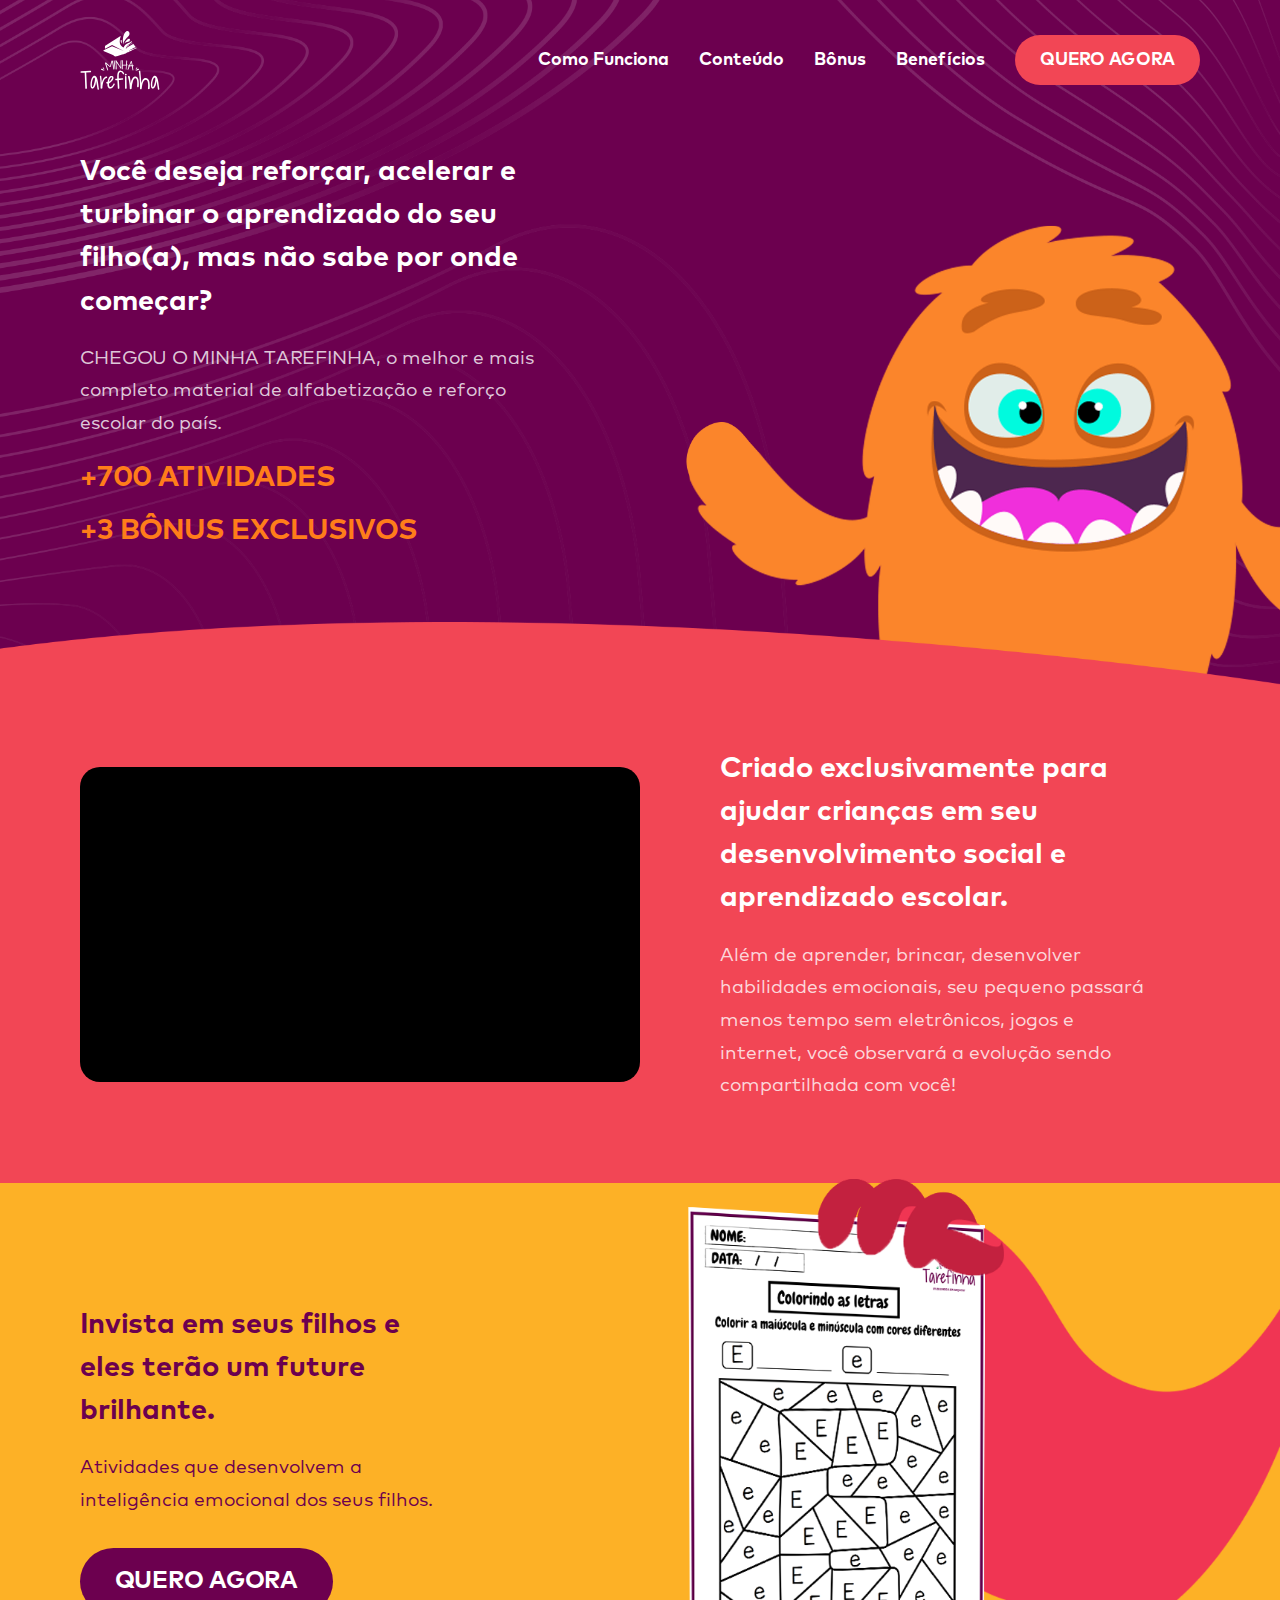
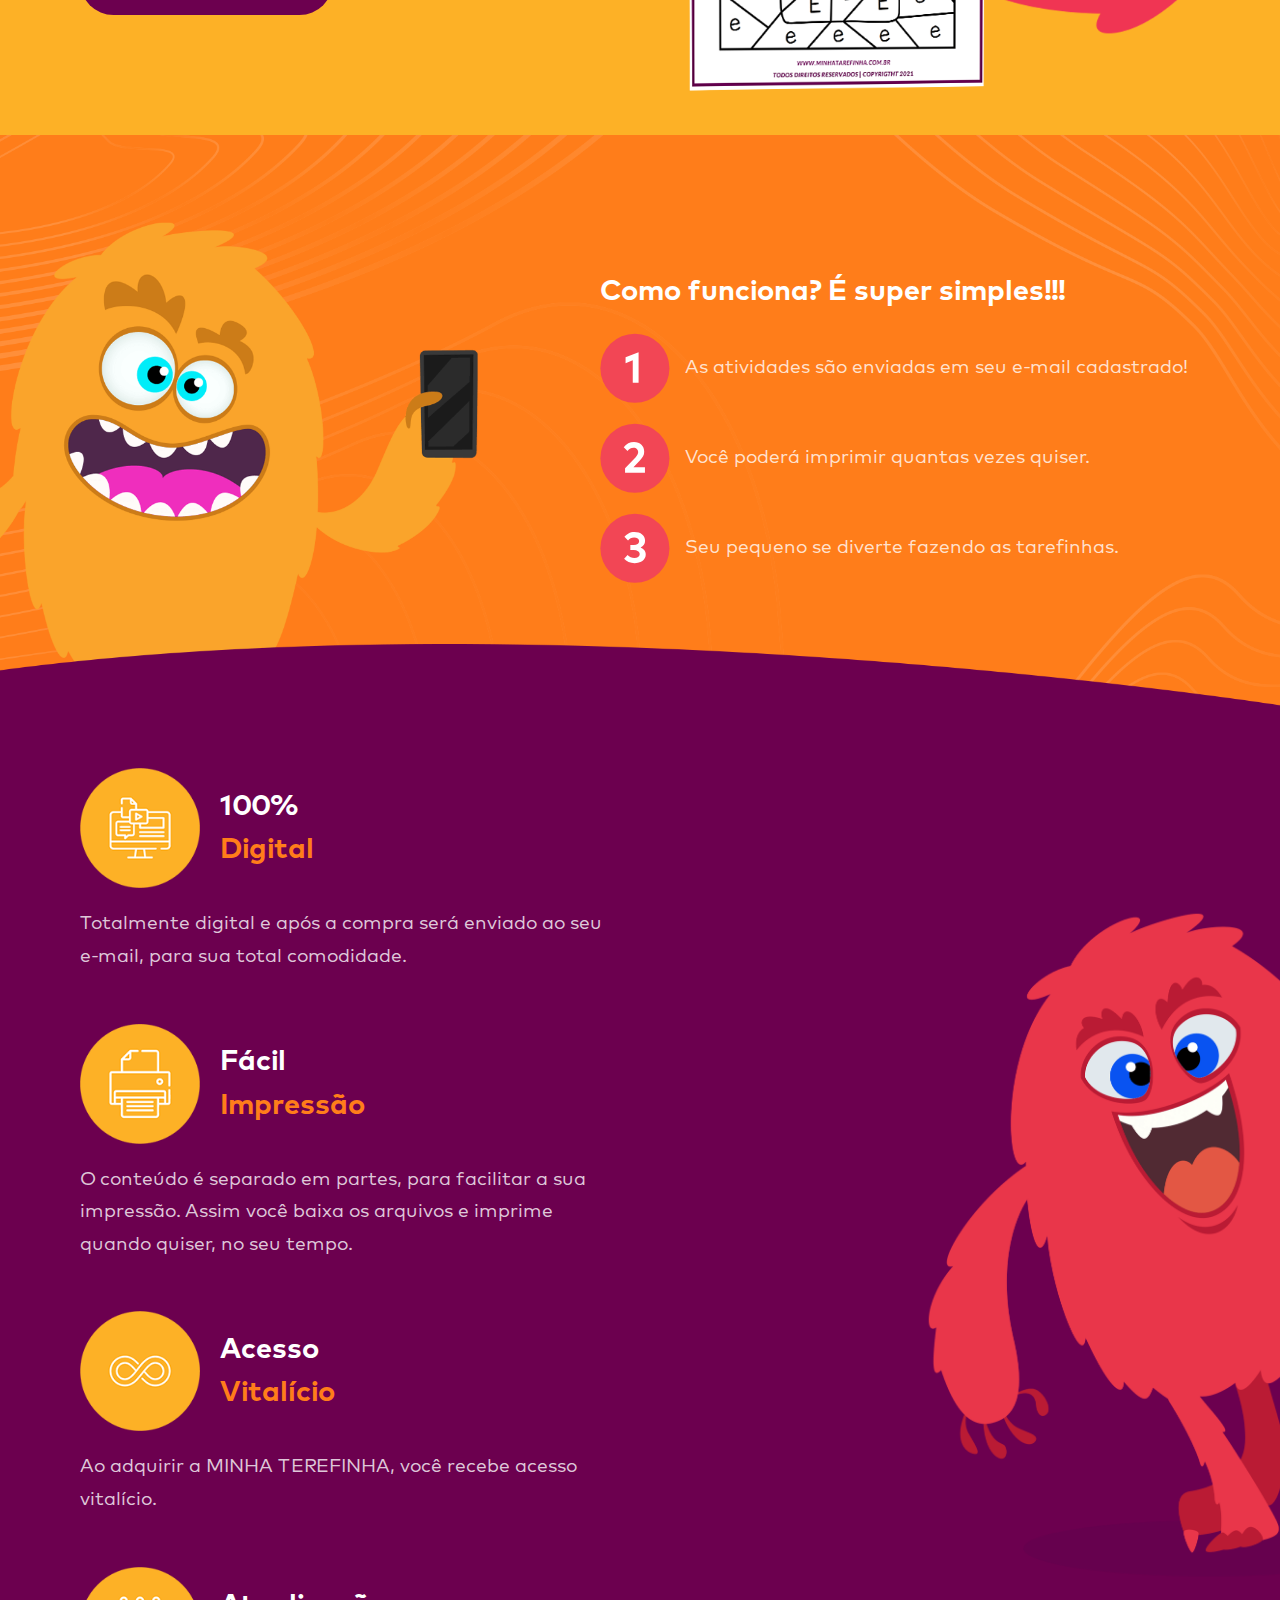
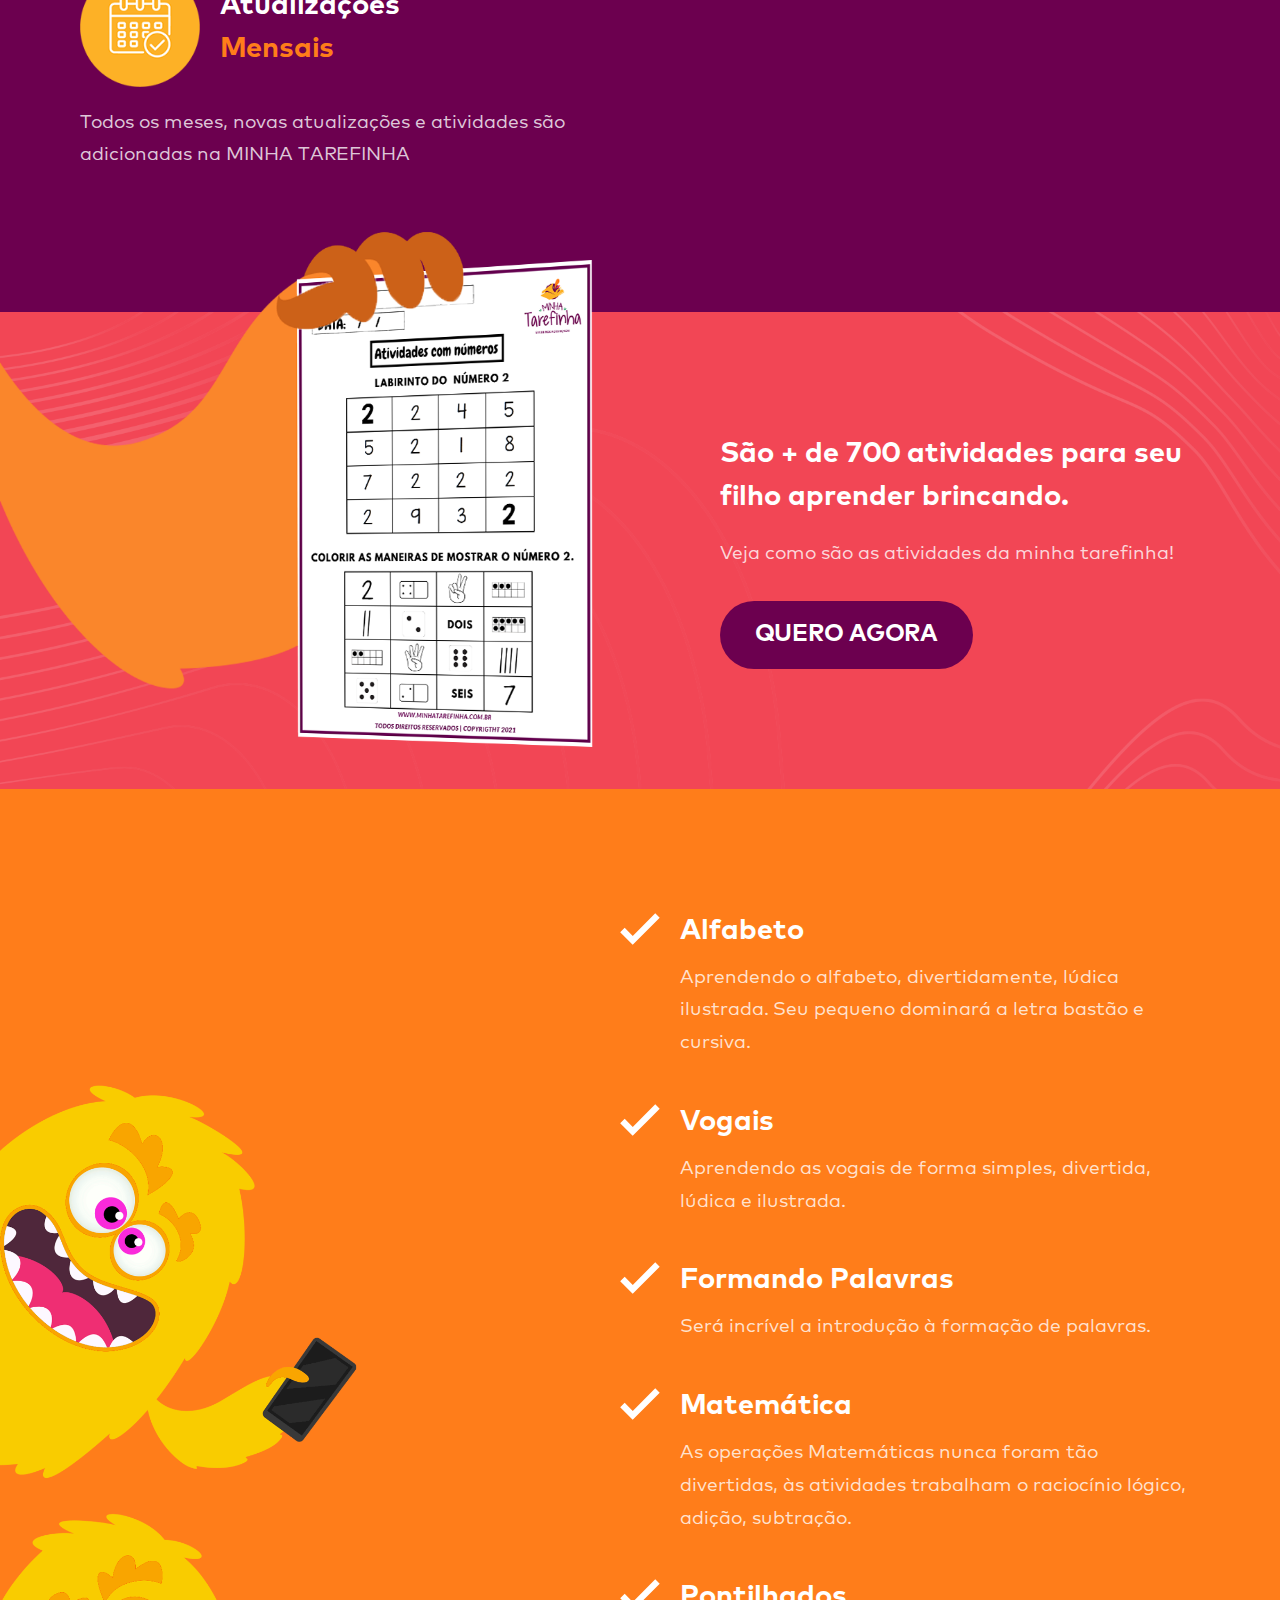
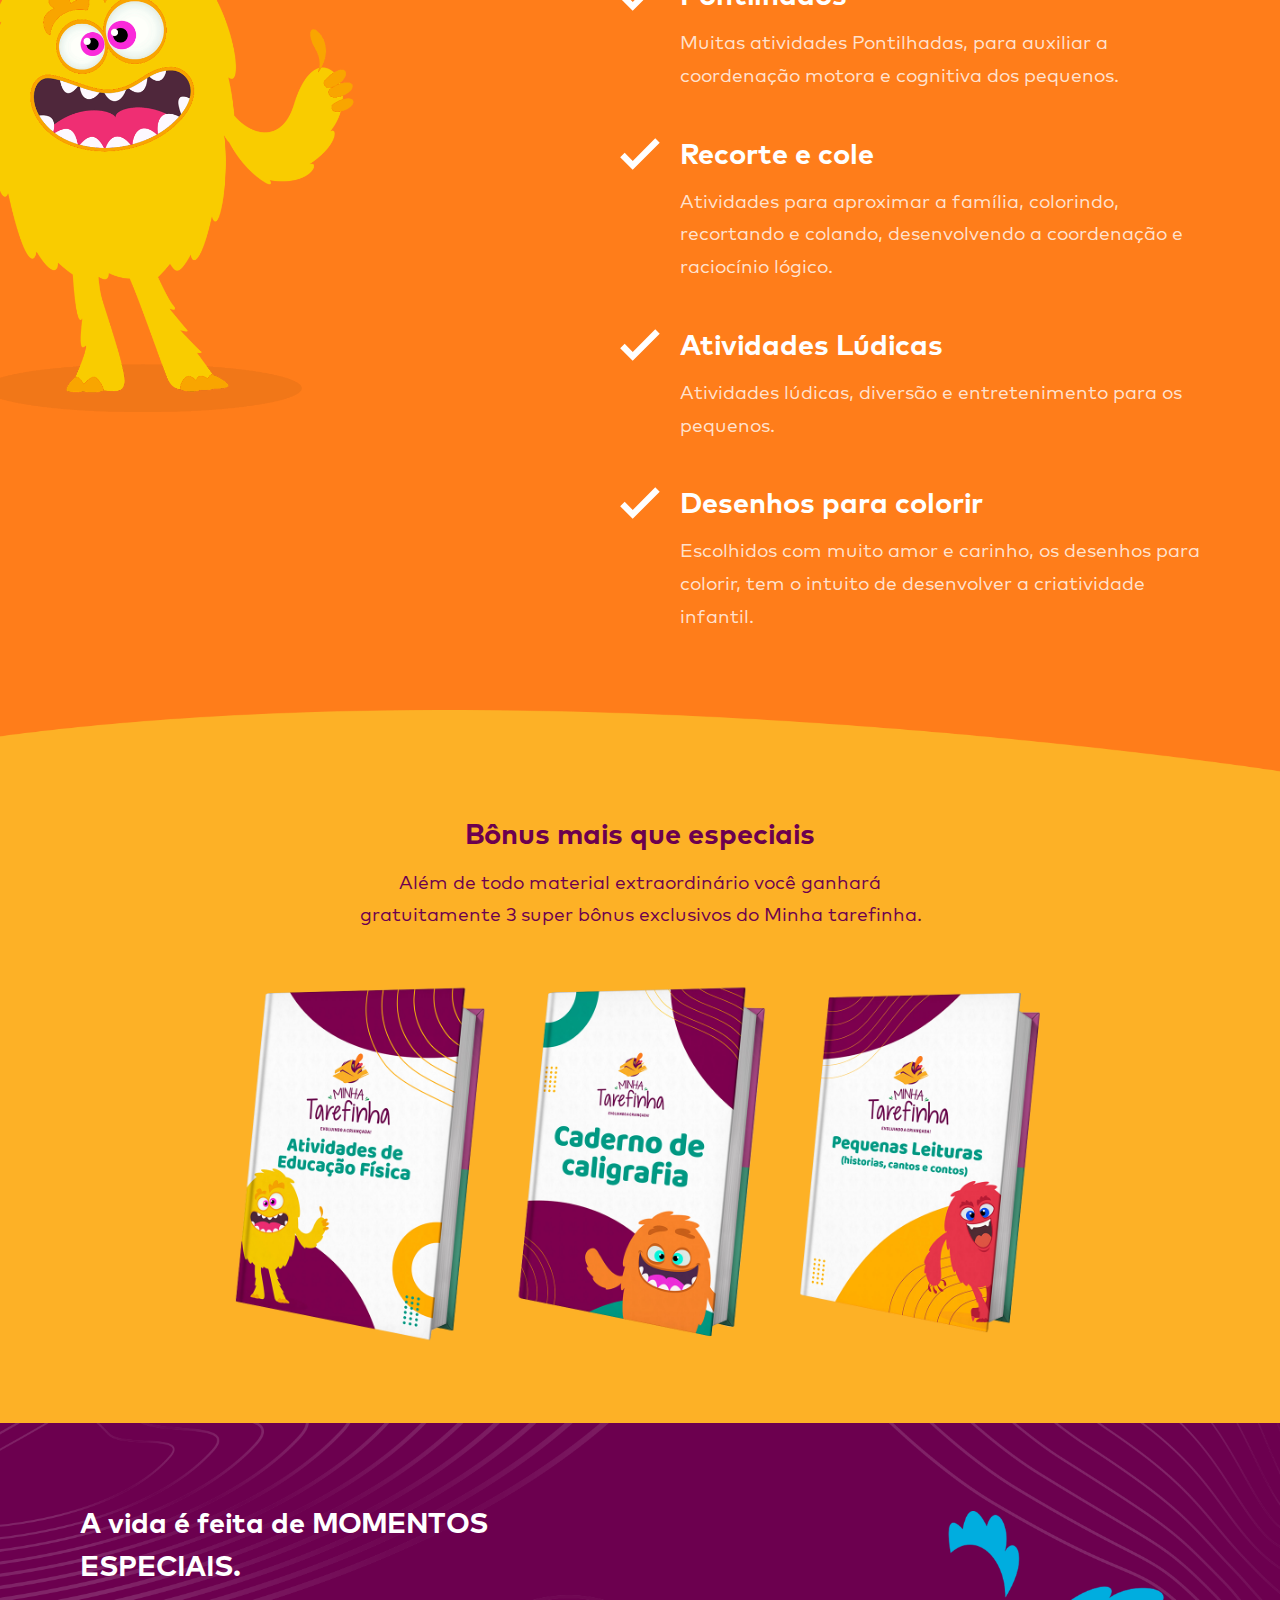
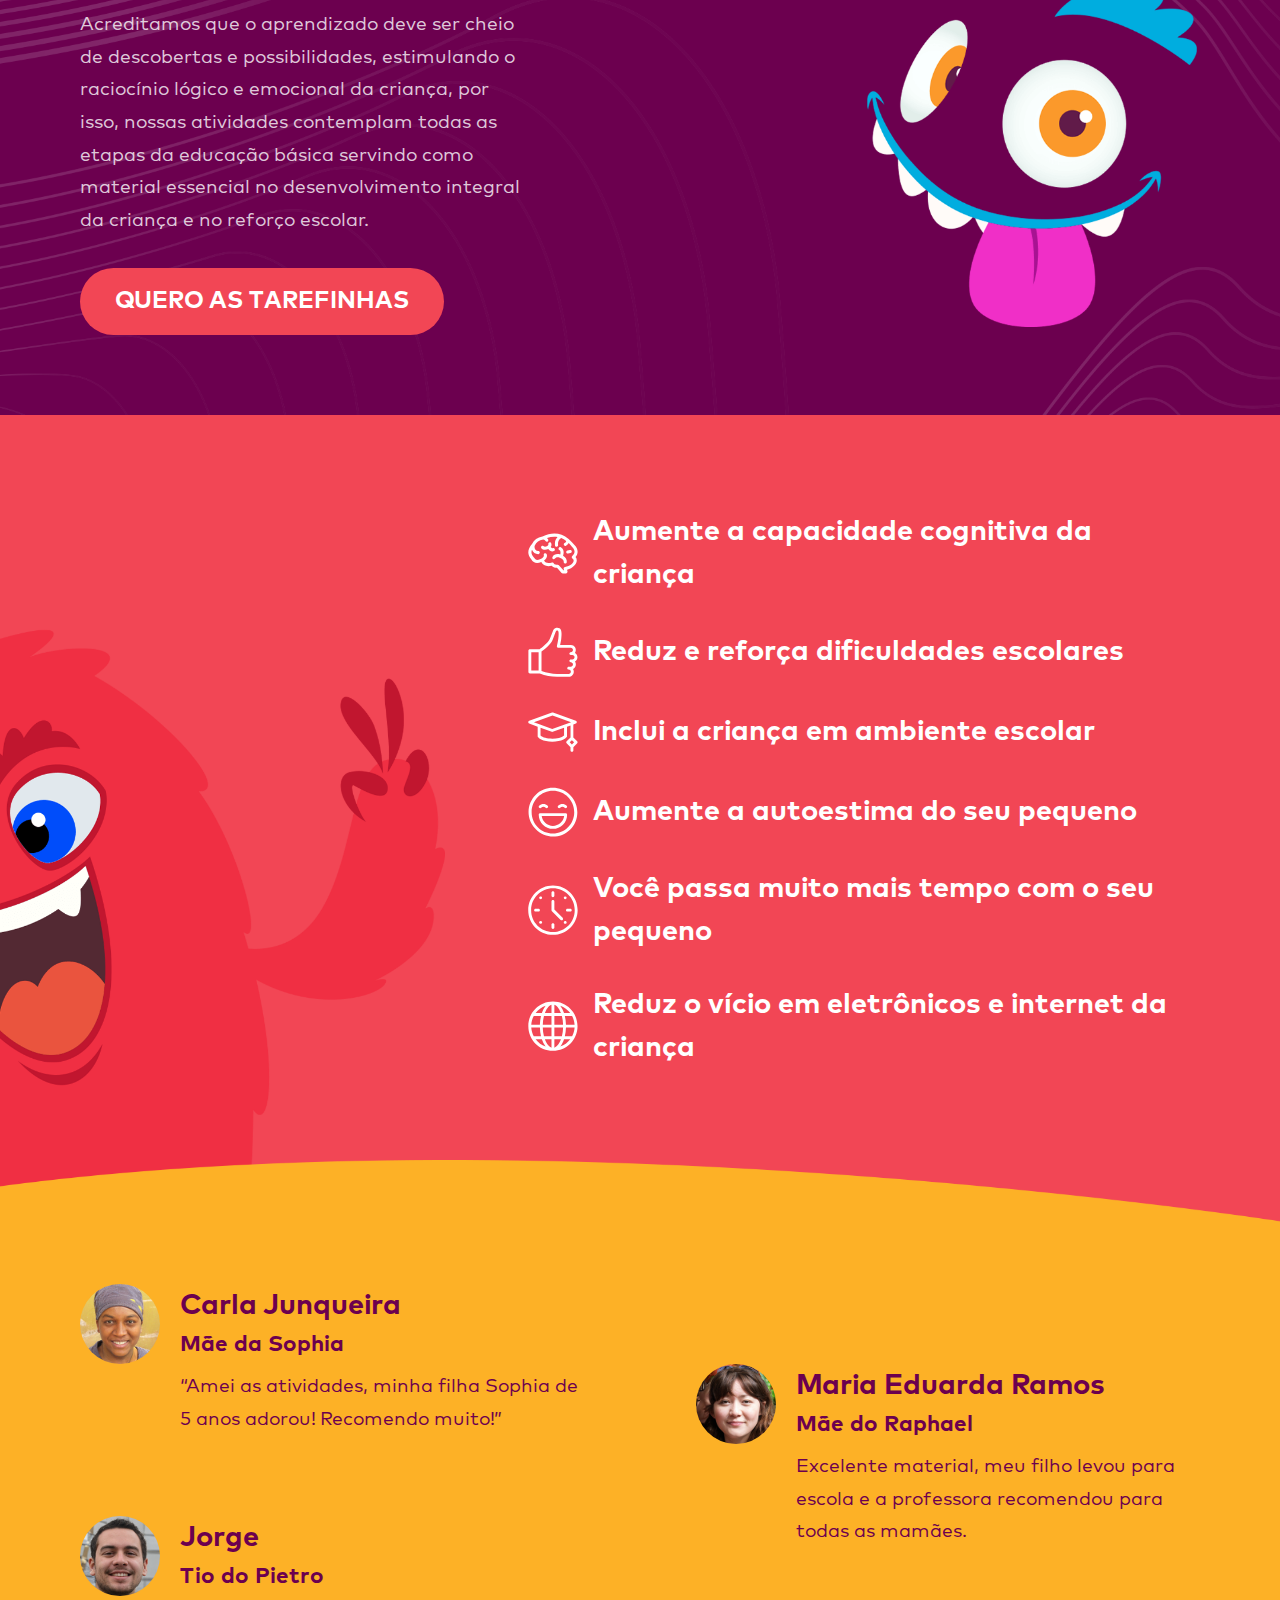
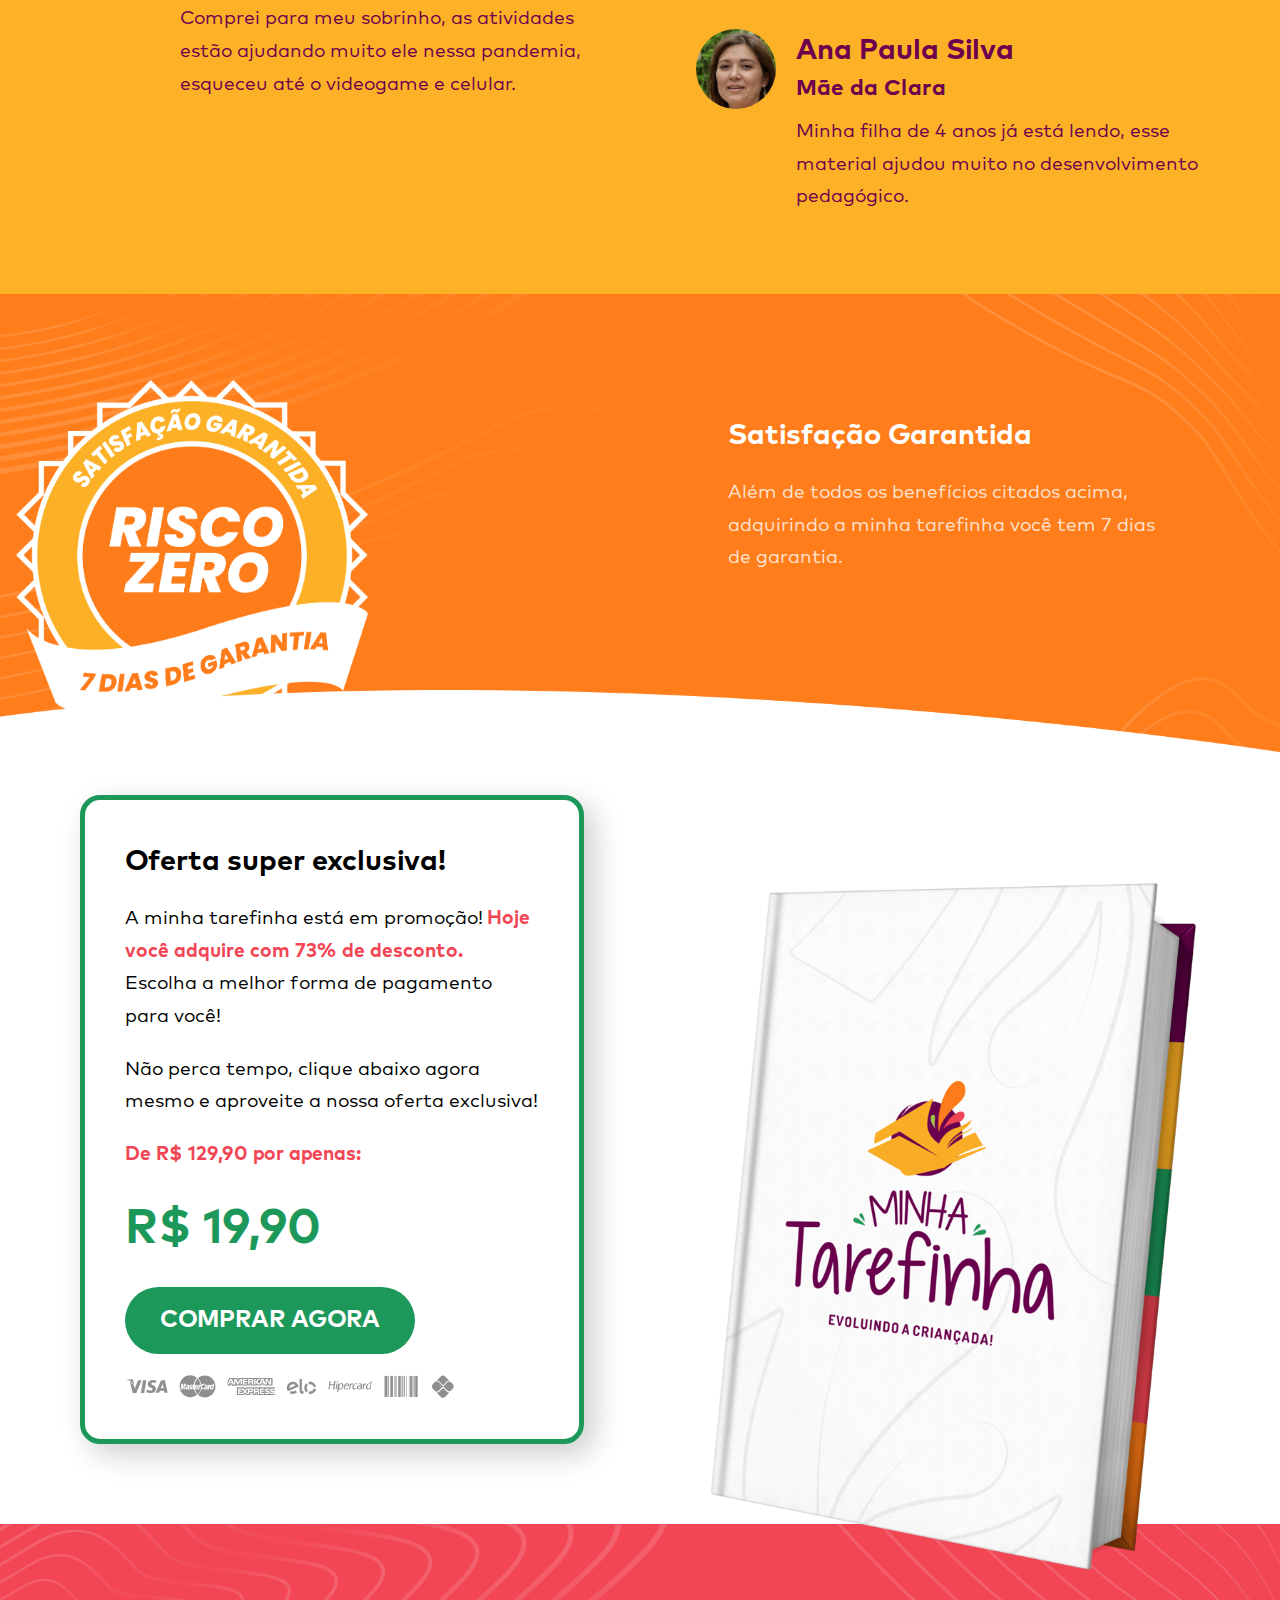
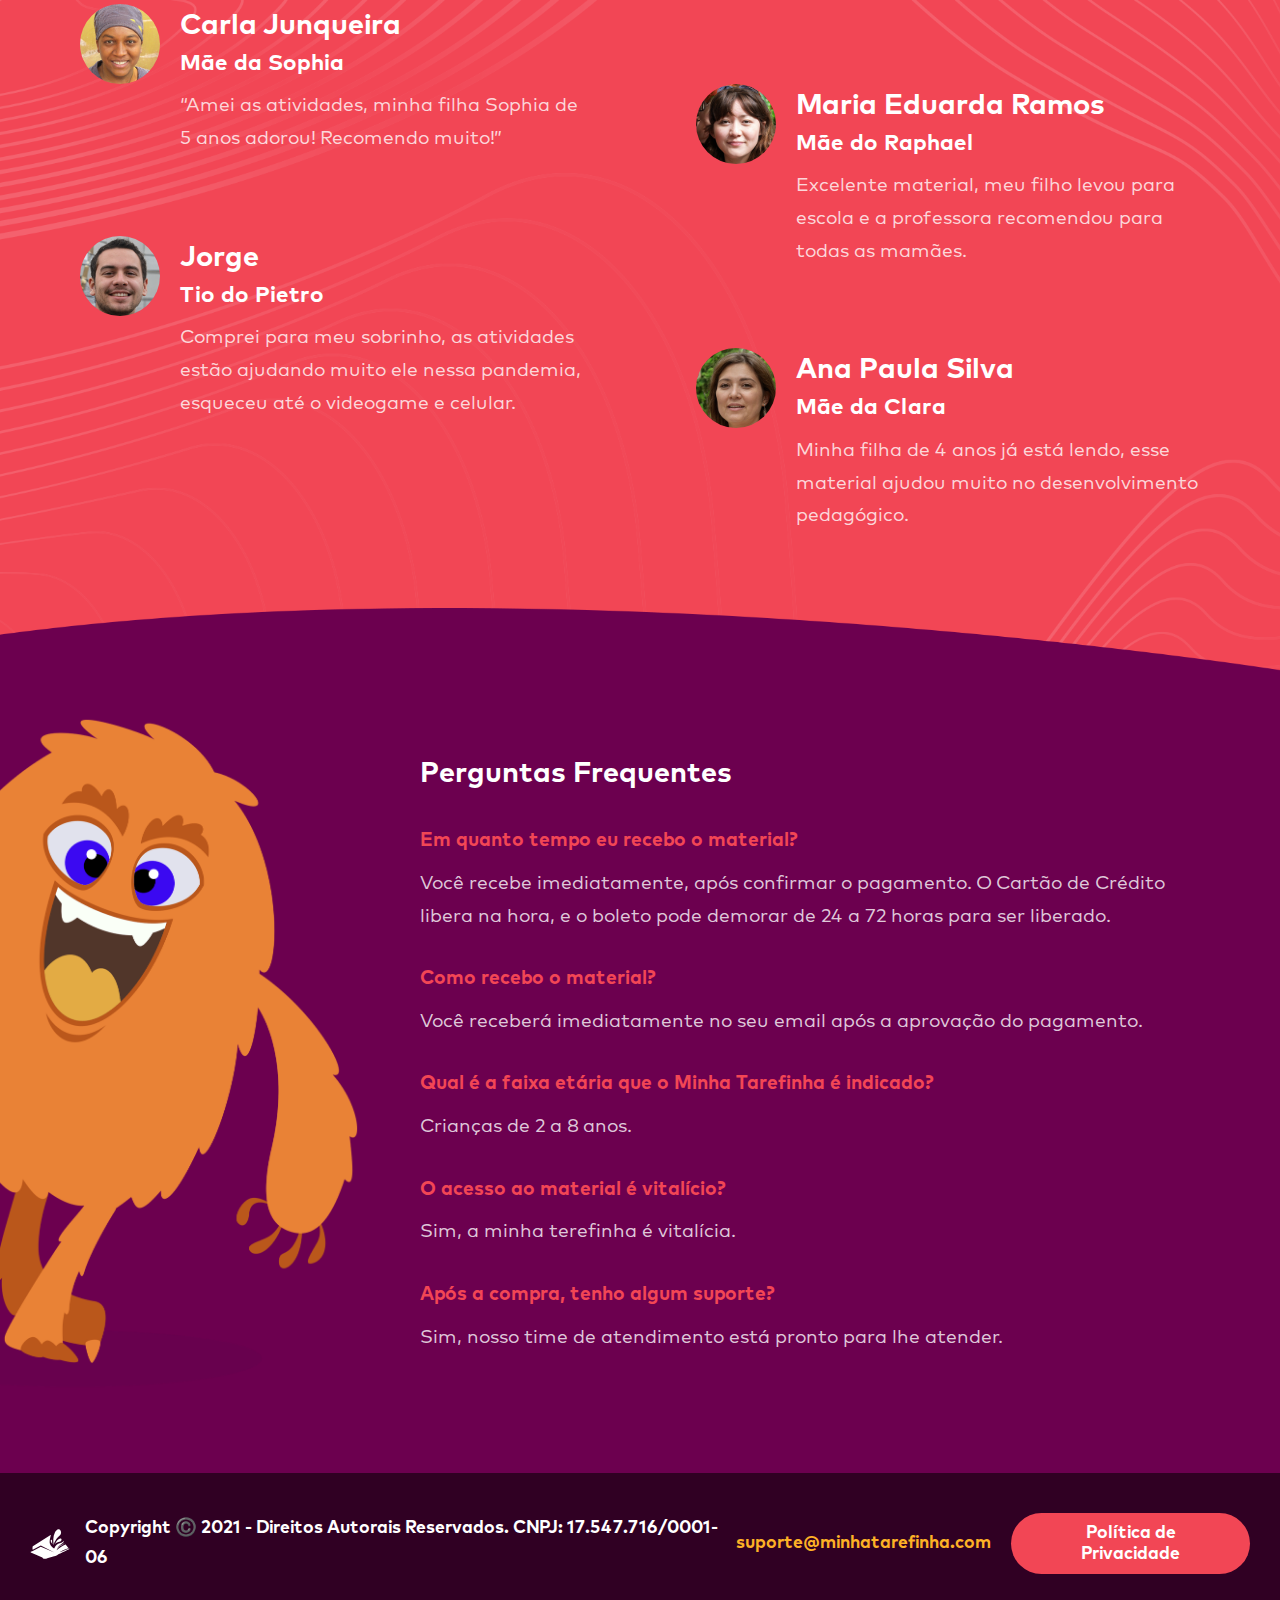
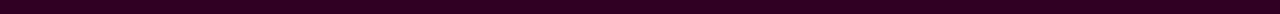
<file: index.html>
<!DOCTYPE html>
<html lang="pt-br">
<head>
  <meta charset="UTF-8">
  <meta name="viewport" content="width=device-width, initial-scale=1.0">

  <!-- Verificar Domínio Facebook -->
  <meta name="facebook-domain-verification" content="dq5wr9eqb5sxp61jel3zncwuhaf1kl">

  <!-- Title -->
  <title>Minha Tarefinha</title>
  <meta property="og:title" content="Minha Tarefinha">

  <!-- Description -->
  <meta name="description" content="O Melhor e mais completo Material de Alfabetização e Reforço Escolar do país.">
  <meta itemprop="description" content="O Melhor e mais completo Material de Alfabetização e Reforço Escolar do país.">
  <meta property="og:description" content="O Melhor e mais completo Material de Alfabetização e Reforço Escolar do país.">

  <!-- Theme Color Global -->
  <meta name="theme-color" content="#6C004F">
  <meta name="msapplication-TileColor" content="#6C004F">
  <meta name="msapplication-navbutton-color" content="#6C004F">
  <meta name="apple-mobile-web-app-status-bar-style" content="#6C004F">

  <!-- Favicon -->
  <link rel="apple-touch-icon" sizes="180x180" href="./files/favicons/apple-touch-icon.png">
  <link rel="icon" type="image/png" sizes="32x32" href="./files/favicons/favicon-32x32.png">
  <link rel="icon" type="image/png" sizes="194x194" href="./files/favicons/favicon-194x194.png">
  <link rel="icon" type="image/png" sizes="192x192" href="./files/favicons/android-chrome-192x192.png">
  <link rel="icon" type="image/png" sizes="16x16" href="./files/favicons/favicon-16x16.png">
  <link rel="manifest" href="./files/favicons/site.webmanifest">
  <link rel="mask-icon" href="./files/favicons/safari-pinned-tab.svg" color="#6c004f">
  <link rel="shortcut icon" href="./files/favicons/favicon.ico">
  <meta name="apple-mobile-web-app-title" content="Minha Tarefinha">
  <meta name="application-name" content="Minha Tarefinha">
  <meta name="msapplication-TileColor" content="#6c004f">
  <meta name="msapplication-config" content="./files/favicons/browserconfig.xml">
  <meta name="theme-color" content="#6c004f">

  <!-- Share Image URL -->
  <meta name="image" content="./files/favicons/share.png">
  <meta itemprop="image" content="./files/favicons/share.png">
  <meta property="og:image" content="./files/favicons/share.png">

  <!-- Site Name -->
  <meta name="author" content="Minha Tarefinha">
  <meta itemprop="name" content="Minha Tarefinha">
  <meta name="article:author" content="Minha Tarefinha">
  <meta name="application-name" content="Minha Tarefinha">
  <meta property="og:site_name" content="Minha Tarefinha">
  <meta name="apple-mobile-web-app-title" content="Minha Tarefinha">

  <!-- Share Image Size -->
  <meta property="og:locale" content="pt_BR">
  <meta property="og:image:type" content="image/png">
  <meta property="og:image:width" content="1920">
  <meta property="og:image:height" content="1080">
  <meta property="og:type" content="website">
  <meta property="og:card" content="summary_large_image">

  <!-- Site URL -->
  <link rel="canonical" href="https://minhatarefinha.com.br">
  <meta property="og:url" content="https://minhatarefinha.com.br">

  <!-- CSS imports -->
  <link href="./assets/css/pages/index/index.css" rel="stylesheet">

</head>
<body> 

  <!-- Nav -->
  <nav> 
    <img class="logo" src="./files/images/global/logo-tarefinha-branca.svg">
    <button type="button" data-scroll="#funciona">Como Funciona</button>
    <button type="button" data-scroll="#conteudo">Conteúdo</button>
    <button type="button" data-scroll="#bonus">Bônus</button>
    <button type="button" data-scroll="#beneficios">Benefícios</button>
    <button type="button" class="principal" data-scroll="#comprar">QUERO AGORA</button>
  </nav>

  <!-- Section - Apresentação -->
  <section class="apresentacao">
    <div class="texto">
      <h1>Você deseja reforçar, acelerar e turbinar o aprendizado do seu filho(a), mas não sabe por onde começar?</h1>
      <p>CHEGOU O MINHA TAREFINHA, o melhor e mais completo material de alfabetização e reforço escolar do país.</p>
      <h2>+700  ATIVIDADES</h2>
      <h2>+3 BÔNUS EXCLUSIVOS</h2>
    </div>
    <img class="principal" src="./files/images/index/monstro-apresentacao.png">
    <img class="onda" src="./files/images/index/onda-vermelho.png">
  </section>

  <!-- Section - Vídeo -->
  <section class="video" id="video">
    <div class="iframe">
      <div class="tamanho">
        <iframe src="https://www.youtube.com/embed/Ni3uSiGwTYY" frameborder="0" allow="accelerometer; autoplay; clipboard-write; encrypted-media; gyroscope; picture-in-picture" allowfullscreen></iframe>
      </div>
    </div>
    <div class="texto">
      <h2>Criado exclusivamente para ajudar crianças em seu desenvolvimento social e aprendizado escolar.</h2>
      <p>Além de aprender, brincar, desenvolver habilidades emocionais, seu pequeno passará menos tempo sem eletrônicos, jogos e internet, você observará a evolução sendo compartilhada com você!</p>
    </div>
  </section>

  <!-- Section - Prévia -->
  <section class="previa" name="previa">
    <div class="texto">
      <h2>Invista em seus filhos e eles terão um future brilhante.</h2>
      <p>Atividades que desenvolvem a inteligência emocional dos seus filhos.</p>
      <button type="button" data-scroll="#comprar">QUERO AGORA</button>
    </div>
    <img class="principal" src="./files/images/index/mao-previa-1.png">
  </section>

  <!-- Section - Funciona -->
  <section class="funciona">
    <img class="principal" src="./files/images/index/monstro-funciona.png">
    <img class="onda" src="./files/images/index/onda-roxo.png">
    <div class="texto">
      <h2>Como funciona? É super simples!!!</h2>
      <p><img src="./files/images/index/icone-1-bola.svg">As atividades são enviadas em seu e-mail cadastrado!</p>
      <p><img src="./files/images/index/icone-2-bola.svg">Você poderá imprimir quantas vezes quiser.</p>
      <p><img src="./files/images/index/icone-3-bola.svg">Seu pequeno se diverte fazendo as tarefinhas.</p>
    </div>
  </section>

  <!-- Section - Benefícios -->
  <section class="beneficios" id="beneficios">
    <div class="itens">
      <div class="item">
        <div class="topo">
          <img src="./files/images/index/monstrinho-beneficio-1.png">
          <div class="texto">
            <h2>100%</h2>
            <h2><span>Digital</span></h2>
          </div>
        </div>
        <p>Totalmente digital e após a compra será enviado ao seu e-mail, para sua total comodidade.</p>
      </div>
      <div class="item">
        <div class="topo">
          <img src="./files/images/index/monstrinho-beneficio-2.png">
          <div class="texto">
            <h2>Fácil</h2>
            <h2><span>Impressão</span></h2>
          </div>
        </div>
        <p>O conteúdo é separado em partes, para facilitar a sua impressão. Assim você baixa os arquivos e imprime quando quiser, no seu tempo.</p>
      </div>
      <div class="item">
        <div class="topo">
          <img src="./files/images/index/monstrinho-beneficio-3.png">
          <div class="texto">
            <h2>Acesso</h2>
            <h2><span>Vitalício</span></h2>
          </div>
        </div>
        <p>Ao adquirir a MINHA TEREFINHA, você recebe acesso vitalício.</p>
      </div>
      <div class="item">
        <div class="topo">
          <img src="./files/images/index/monstrinho-beneficio-4.png">
          <div class="texto">
            <h2>Atualizações</h2>
            <h2><span>Mensais</span></h2>
          </div>
        </div>
        <p>Todos os meses, novas atualizações e atividades são adicionadas na MINHA TAREFINHA</p>
      </div>
    </div>
    <img class="principal" src="./files/images/index/monstro-beneficios.png">
  </section>

  <!-- Section - Exemplo -->
  <section class="exemplo" name="exemplo">
    <img class="principal" src="./files/images/index/mao-exemplo-1.png">
    <div class="texto">
      <h2>São + de 700 atividades para seu filho aprender brincando.</h2>
      <p>Veja como são as atividades da minha tarefinha!</p>
      <button type="button" data-scroll="#comprar">QUERO AGORA</button>
    </div>
  </section>

  <!-- Section - Conteúdo -->
  <section class="conteudo">
    <img class="principal" src="./files/images/index/monstro-conteudo.png">
    <img class="onda" src="./files/images/index/onda-amarelo.png">
    <div class="itens">
      <div class="item">
        <img src="./files/images/index/icone-check.svg">
        <h2>Alfabeto</h2>
        <p>Aprendendo o alfabeto, divertidamente, lúdica ilustrada. Seu pequeno dominará a letra bastão e cursiva.</p>
      </div>
      <div class="item">
        <img src="./files/images/index/icone-check.svg">
        <h2>Vogais</h2>
        <p>Aprendendo as vogais de forma simples, divertida, lúdica e ilustrada.</p>
      </div>
      <div class="item">
        <img src="./files/images/index/icone-check.svg">
        <h2>Formando Palavras</h2>
        <p>Será incrível a introdução à formação de palavras.</p>
      </div>
      <div class="item">
        <img src="./files/images/index/icone-check.svg">
        <h2>Matemática</h2>
        <p>As operações Matemáticas nunca foram tão divertidas, às atividades  trabalham o raciocínio lógico, adição, subtração.</p>
      </div>
      <div class="item">
        <img src="./files/images/index/icone-check.svg">
        <h2>Pontilhados</h2>
        <p>Muitas atividades Pontilhadas, para auxiliar a coordenação motora e cognitiva dos pequenos.</p>
      </div>
      <div class="item">
        <img src="./files/images/index/icone-check.svg">
        <h2>Recorte e cole</h2>
        <p>Atividades para aproximar a família, colorindo, recortando e colando, desenvolvendo a coordenação e raciocínio lógico.</p>
      </div>
      <div class="item">
        <img src="./files/images/index/icone-check.svg">
        <h2>Atividades Lúdicas</h2>
        <p>Atividades lúdicas, diversão e entretenimento para os pequenos.</p>
      </div>
      <div class="item">
        <img src="./files/images/index/icone-check.svg">
        <h2>Desenhos para colorir</h2>
        <p>Escolhidos com muito amor e carinho, os desenhos para colorir,  tem o intuito de desenvolver a criatividade infantil.</p>
      </div>
    </div>
  </section>

  <!-- Section - Bônus -->
  <section class="bonus" id="bonus">
    <h2>Bônus mais que especiais</h2>
    <p>Além de todo material extraordinário você ganhará gratuitamente 3 super bônus exclusivos do Minha tarefinha. </p>
    <div class="imagens">
      <img class="desktop" src="./files/images/index/bonus-1.png">
      <img class="desktop" src="./files/images/index/bonus-2.png">
      <img class="desktop" src="./files/images/index/bonus-3.png">
      <img class="mobile" src="./files/images/index/bonus.png">
    </div>
  </section>

  <!-- Section - Momentos -->
  <section class="momentos">
    <div class="texto">
      <h2>A vida é feita de MOMENTOS ESPECIAIS.</h2>
      <p>Acreditamos que o aprendizado deve ser cheio de descobertas e possibilidades, estimulando o raciocínio lógico e emocional da criança, por isso, nossas atividades contemplam todas as etapas da educação básica servindo como material essencial no desenvolvimento integral da criança e no reforço escolar.</p>
      <button type="button" data-scroll="#comprar">QUERO AS TAREFINHAS</button>
    </div>
    <img class="principal" src="./files/images/index/monstro-momentos.png">
  </section>

  <!-- Section - Especiais -->
  <section class="especiais">
    <img class="principal" src="./files/images/index/monstro-especiais.png">
    <img class="onda" src="./files/images/index/onda-amarelo.png">
    <div class="texto">
      <h2><img src="./files/images/index/icone-cerebro.svg">Aumente a capacidade cognitiva da criança</h2>
      <h2><img src="./files/images/index/icone-like.svg">Reduz e reforça dificuldades escolares</h2>
      <h2><img src="./files/images/index/icone-chapeu.svg">Inclui a criança em ambiente escolar</h2>
      <h2><img src="./files/images/index/icone-feliz.svg">Aumente a autoestima do seu pequeno</h2>
      <h2><img src="./files/images/index/icone-tempo.svg">Você passa muito mais tempo com o seu pequeno</h2>
      <h2><img src="./files/images/index/icone-internet.svg">Reduz o vício em eletrônicos e internet da criança</h2>
    </div>
  </section>

  <!-- Section - Depoimentos Um -->
  <section class="depoimentos um">
    <div class="parte">
      <div class="item">
        <img src="./files/images/index/depoimento-carla.png">
        <h2>Carla Junqueira</h2>
        <h3>Mãe da Sophia</h3>
        <p>“Amei as atividades, minha filha Sophia de 5 anos adorou! Recomendo muito!”</p>
      </div>
      <div class="item espaco">
        <img src="./files/images/index/depoimento-jorge.png">
        <h2>Jorge</h2>
        <h3>Tio do Pietro</h3>
        <p>Comprei para meu sobrinho, as atividades estão ajudando muito ele nessa pandemia, esqueceu até o videogame e celular.</p>
      </div>
    </div>
    <div class="parte direita">
      <div class="item espaco">
        <img src="./files/images/index/depoimento-maria.png">
        <h2>Maria Eduarda Ramos</h2>
        <h3>Mãe do Raphael</h3>
        <p>Excelente material, meu filho levou para escola e a professora recomendou para todas as mamães.</p>
      </div>
      <div class="item espaco">
        <img src="./files/images/index/depoimento-ana.png">
        <h2>Ana Paula Silva</h2>
        <h3>Mãe da Clara</h3>
        <p>Minha filha de 4 anos já está lendo, esse material ajudou muito no desenvolvimento pedagógico.</p>
      </div>
    </div>
  </section>

  <!-- Section - Garantia -->
  <section class="garantia">
    <img class="principal" src="./files/images/index/monstro-garantia.png">
    <img class="onda" src="./files/images/index/onda-branco.png">
    <div class="texto">
      <h2>Satisfação Garantida</h2>
      <p>Além de todos os benefícios citados acima, adquirindo a minha tarefinha você tem 7 dias de garantia.</p>
    </div>
  </section>

  <!-- Section - Comprar -->
  <section class="comprar" id="comprar">
    <div class="texto">
      <h2>Oferta super exclusiva!</h2>
      <p>A minha tarefinha está em promoção! <span>Hoje você adquire com 73% de desconto.</span> Escolha a melhor forma de pagamento para você!</p>
      <p>Não perca tempo, clique abaixo agora mesmo e aproveite a nossa oferta exclusiva!</p>
      <p><span>De R$ 129,90 por apenas:</span></p>
      <h3>R$ 19,90</h3>
      <button type="button" data-url="https://payment.hotmart.com/H58782336C?checkoutMode=10&bid=1632487385063">COMPRAR AGORA</button>
      <img src="./files/images/index/metodos.svg">
    </div>
    <img class="principal" src="./files/images/index/ebook-minha-tarefinha.png">
  </section>

  <!-- Section - Depoimentos Dois -->
  <section class="depoimentos dois">
    <img class="onda" src="./files/images/index/onda-roxo.png">
    <div class="parte">
      <div class="item">
        <img src="./files/images/index/depoimento-carla.png">
        <h2>Carla Junqueira</h2>
        <h3>Mãe da Sophia</h3>
        <p>“Amei as atividades, minha filha Sophia de 5 anos adorou! Recomendo muito!”</p>
      </div>
      <div class="item espaco">
        <img src="./files/images/index/depoimento-jorge.png">
        <h2>Jorge</h2>
        <h3>Tio do Pietro</h3>
        <p>Comprei para meu sobrinho, as atividades estão ajudando muito ele nessa pandemia, esqueceu até o videogame e celular.</p>
      </div>
    </div>
    <div class="parte direita">
      <div class="item espaco">
        <img src="./files/images/index/depoimento-maria.png">
        <h2>Maria Eduarda Ramos</h2>
        <h3>Mãe do Raphael</h3>
        <p>Excelente material, meu filho levou para escola e a professora recomendou para todas as mamães.</p>
      </div>
      <div class="item espaco">
        <img src="./files/images/index/depoimento-ana.png">
        <h2>Ana Paula Silva</h2>
        <h3>Mãe da Clara</h3>
        <p>Minha filha de 4 anos já está lendo, esse material ajudou muito no desenvolvimento pedagógico.</p>
      </div>
    </div>
  </section>

  <!-- Section - Perguntas -->
  <section class="perguntas">
    <img class="principal" src="./files/images/index/monstro-perguntas.png">
    <div class="texto">
      <h2>Perguntas Frequentes</h2>
      <h3>Em quanto tempo eu recebo o material?</h3>
      <p>Você recebe imediatamente, após confirmar o pagamento. O Cartão de Crédito libera na hora, e o boleto pode demorar de 24 a 72 horas para ser liberado.</p>
      <h3>Como recebo o material?</h3>
      <p>Você receberá imediatamente no seu email após a aprovação do pagamento.</p>
      <h3>Qual é a faixa etária que o Minha Tarefinha é indicado?</h3>
      <p>Crianças de 2 a 8 anos.</p>
      <h3>O acesso ao material é vitalício?</h3>
      <p>Sim, a minha terefinha é vitalícia.</p>
      <h3>Após a compra, tenho algum suporte?</h3>
      <p>Sim, nosso time de atendimento está pronto para lhe atender.</p>
    </div>
  </section>

  <!-- Footer -->
  <footer>
    <img class="logo" src="./files/images/global/icone-logo-branco.svg">
    <p>Copyright ©️ 2021 - Direitos Autorais Reservados. CNPJ: 17.547.716/0001-06</p>
    <h3>suporte@minhatarefinha.com</h3>
    <button type="button" data-url="https://minhatarefinha.com/politica-privacidade">Política de Privacidade</button>
  </footer>
  
  <!-- JS Scripts -->
  <script src="./assets/js/global/global.js"></script>
  <script src="./assets/js/pages/index/imagem-slide-1.js"></script>
  <script src="./assets/js/pages/index/imagem-slide-2.js"></script>

  <!-- Facebook Pixel -->
  <script>
    !function(f,b,e,v,n,t,s)
    {if(f.fbq)return;n=f.fbq=function(){n.callMethod?
    n.callMethod.apply(n,arguments):n.queue.push(arguments)};
    if(!f._fbq)f._fbq=n;n.push=n;n.loaded=!0;n.version='2.0';
    n.queue=[];t=b.createElement(e);t.async=!0;
    t.src=v;s=b.getElementsByTagName(e)[0];
    s.parentNode.insertBefore(t,s)}(window, document,'script',
    'https://connect.facebook.net/en_US/fbevents.js');
    fbq('init', '359411535877770');
    fbq('track', 'PageView');
  </script>
  <noscript>
    <img height="1" width="1" style="display:none" src="https://www.facebook.com/tr?id=359411535877770&ev=PageView&noscript=1">
  </noscript>

  <!-- Google Tag Manager -->
  <script>
    (function(w,d,s,l,i){w[l]=w[l]||[];w[l].push({'gtm.start':
    new Date().getTime(),event:'gtm.js'});var f=d.getElementsByTagName(s)[0],
    j=d.createElement(s),dl=l!='dataLayer'?'&l='+l:'';j.async=true;j.src=
    'https://www.googletagmanager.com/gtm.js?id='+i+dl;f.parentNode.insertBefore(j,f);
    })(window,document,'script','dataLayer','GTM-PBSPR75');
  </script>
  <noscript>
    <iframe src="https://www.googletagmanager.com/ns.html?id=GTM-PBSPR75" height="0" width="0" style="display:none;visibility:hidden"></iframe>
  </noscript>

</body>
</html>
</file>
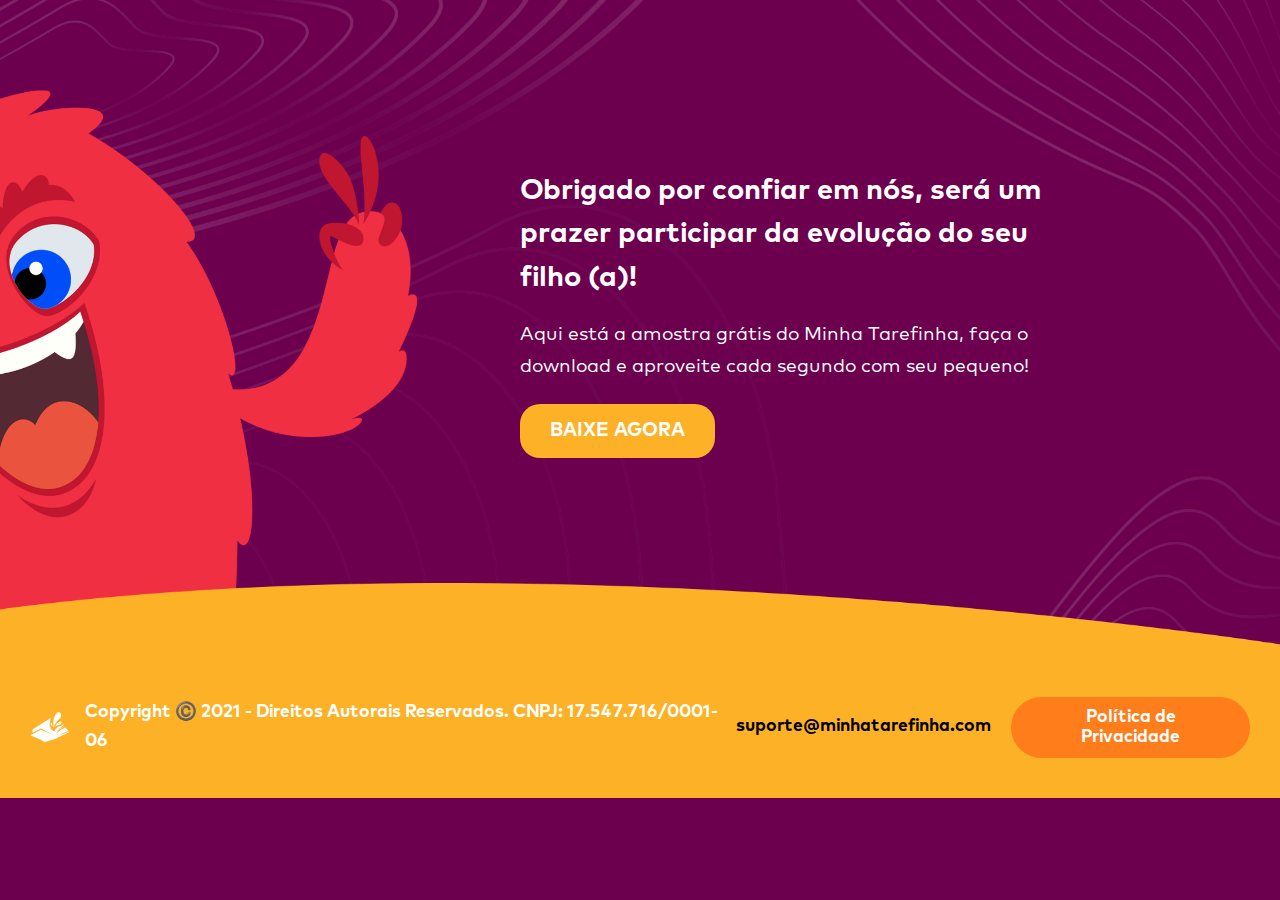
<file: amostra-gratis.html>
<!DOCTYPE html>
<html lang="pt-br">
<head>
  <meta charset="UTF-8">
  <meta name="viewport" content="width=device-width, initial-scale=1.0">

  <!-- Title -->
  <title>Amostra grátis!</title>
  <meta property="og:title" content="Amostra grátis!">

  <!-- Description -->
  <meta name="description" content="Aqui está sua amostra grátis do Minha Tarefinha!">
  <meta itemprop="description" content="Aqui está sua amostra grátis do Minha Tarefinha!">
  <meta property="og:description" content="Aqui está sua amostra grátis do Minha Tarefinha!">

  <!-- Theme Color Global -->
  <meta name="theme-color" content="#6C004F">
  <meta name="msapplication-TileColor" content="#6C004F">
  <meta name="msapplication-navbutton-color" content="#6C004F">
  <meta name="apple-mobile-web-app-status-bar-style" content="#6C004F">

  <!-- Favicon -->
  <link rel="apple-touch-icon" sizes="180x180" href="./files/favicons/apple-touch-icon.png">
  <link rel="icon" type="image/png" sizes="32x32" href="./files/favicons/favicon-32x32.png">
  <link rel="icon" type="image/png" sizes="194x194" href="./files/favicons/favicon-194x194.png">
  <link rel="icon" type="image/png" sizes="192x192" href="./files/favicons/android-chrome-192x192.png">
  <link rel="icon" type="image/png" sizes="16x16" href="./files/favicons/favicon-16x16.png">
  <link rel="manifest" href="./files/favicons/site.webmanifest">
  <link rel="mask-icon" href="./files/favicons/safari-pinned-tab.svg" color="#6c004f">
  <link rel="shortcut icon" href="./files/favicons/favicon.ico">
  <meta name="apple-mobile-web-app-title" content="Minha Tarefinha">
  <meta name="application-name" content="Minha Tarefinha">
  <meta name="msapplication-TileColor" content="#6c004f">
  <meta name="msapplication-config" content="./files/favicons/browserconfig.xml">
  <meta name="theme-color" content="#6c004f">

  <!-- Share Image URL -->
  <meta name="image" content="./files/favicons/share.png">
  <meta itemprop="image" content="./files/favicons/share.png">
  <meta property="og:image" content="./files/favicons/share.png">

  <!-- Site Name -->
  <meta name="author" content="Minha Tarefinha">
  <meta itemprop="name" content="Minha Tarefinha">
  <meta name="article:author" content="Minha Tarefinha">
  <meta name="application-name" content="Minha Tarefinha">
  <meta property="og:site_name" content="Minha Tarefinha">
  <meta name="apple-mobile-web-app-title" content="Minha Tarefinha">

  <!-- Share Image Size -->
  <meta property="og:locale" content="pt_BR">
  <meta property="og:image:type" content="image/png">
  <meta property="og:image:width" content="1920">
  <meta property="og:image:height" content="1080">
  <meta property="og:type" content="website">
  <meta property="og:card" content="summary_large_image">

  <!-- Site URL -->
  <link rel="canonical" href="https://minhatarefinha.com.br">
  <meta property="og:url" content="https://minhatarefinha.com.br">

  <!-- CSS imports -->
  <link href="../assets/css/pages/obrigado/index.css" rel="stylesheet">

</head>
<body> 

  <!-- Section - Apresentação -->
  <section class="amostra">
    <img class="principal" src="./files/images/index/monstro-especiais.png">
    <img class="onda" src="./files/images/index/onda-amarelo.png">
    <div class="texto">
      <h1>Obrigado por confiar em nós, será um prazer participar da evolução do seu filho (a)!</h1>
      <p>Aqui está a amostra grátis do Minha Tarefinha, faça o download e aproveite cada segundo com seu pequeno!</p>
      <button type="button" data-url="https://drive.google.com/drive/folders/1PHMFz5oZq6RfegvaI6ISgyWl19XgSnwk?usp=sharing">BAIXE AGORA</button>
    </div>
  </section>

  <!-- Footer -->
  <footer>
    <img class="logo" src="./files/images/global/icone-logo-branco.svg">
    <p>Copyright ©️ 2021 - Direitos Autorais Reservados. CNPJ: 17.547.716/0001-06</p>
    <h3>suporte@minhatarefinha.com</h3>
    <button type="button" data-url="https://minhatarefinha.com/politica-privacidade">Política de Privacidade</button>
  </footer>
  
  <!-- JS Scripts -->
  <script src="../assets/js/global/global.js"></script>

  <!-- Facebook Pixel -->
  <script>
    !function(f,b,e,v,n,t,s)
    {if(f.fbq)return;n=f.fbq=function(){n.callMethod?
    n.callMethod.apply(n,arguments):n.queue.push(arguments)};
    if(!f._fbq)f._fbq=n;n.push=n;n.loaded=!0;n.version='2.0';
    n.queue=[];t=b.createElement(e);t.async=!0;
    t.src=v;s=b.getElementsByTagName(e)[0];
    s.parentNode.insertBefore(t,s)}(window, document,'script',
    'https://connect.facebook.net/en_US/fbevents.js');
    fbq('init', '359411535877770');
    fbq('track', 'PageView');
  </script>
  <noscript>
    <img height="1" width="1" style="display:none" src="https://www.facebook.com/tr?id=359411535877770&ev=PageView&noscript=1">
  </noscript>

  <!-- Google Tag Manager -->
  <script>
    (function(w,d,s,l,i){w[l]=w[l]||[];w[l].push({'gtm.start':
    new Date().getTime(),event:'gtm.js'});var f=d.getElementsByTagName(s)[0],
    j=d.createElement(s),dl=l!='dataLayer'?'&l='+l:'';j.async=true;j.src=
    'https://www.googletagmanager.com/gtm.js?id='+i+dl;f.parentNode.insertBefore(j,f);
    })(window,document,'script','dataLayer','GTM-PBSPR75');
  </script>
  <noscript>
    <iframe src="https://www.googletagmanager.com/ns.html?id=GTM-PBSPR75" height="0" width="0" style="display:none;visibility:hidden"></iframe>
  </noscript>

</body>
</html>
</file>
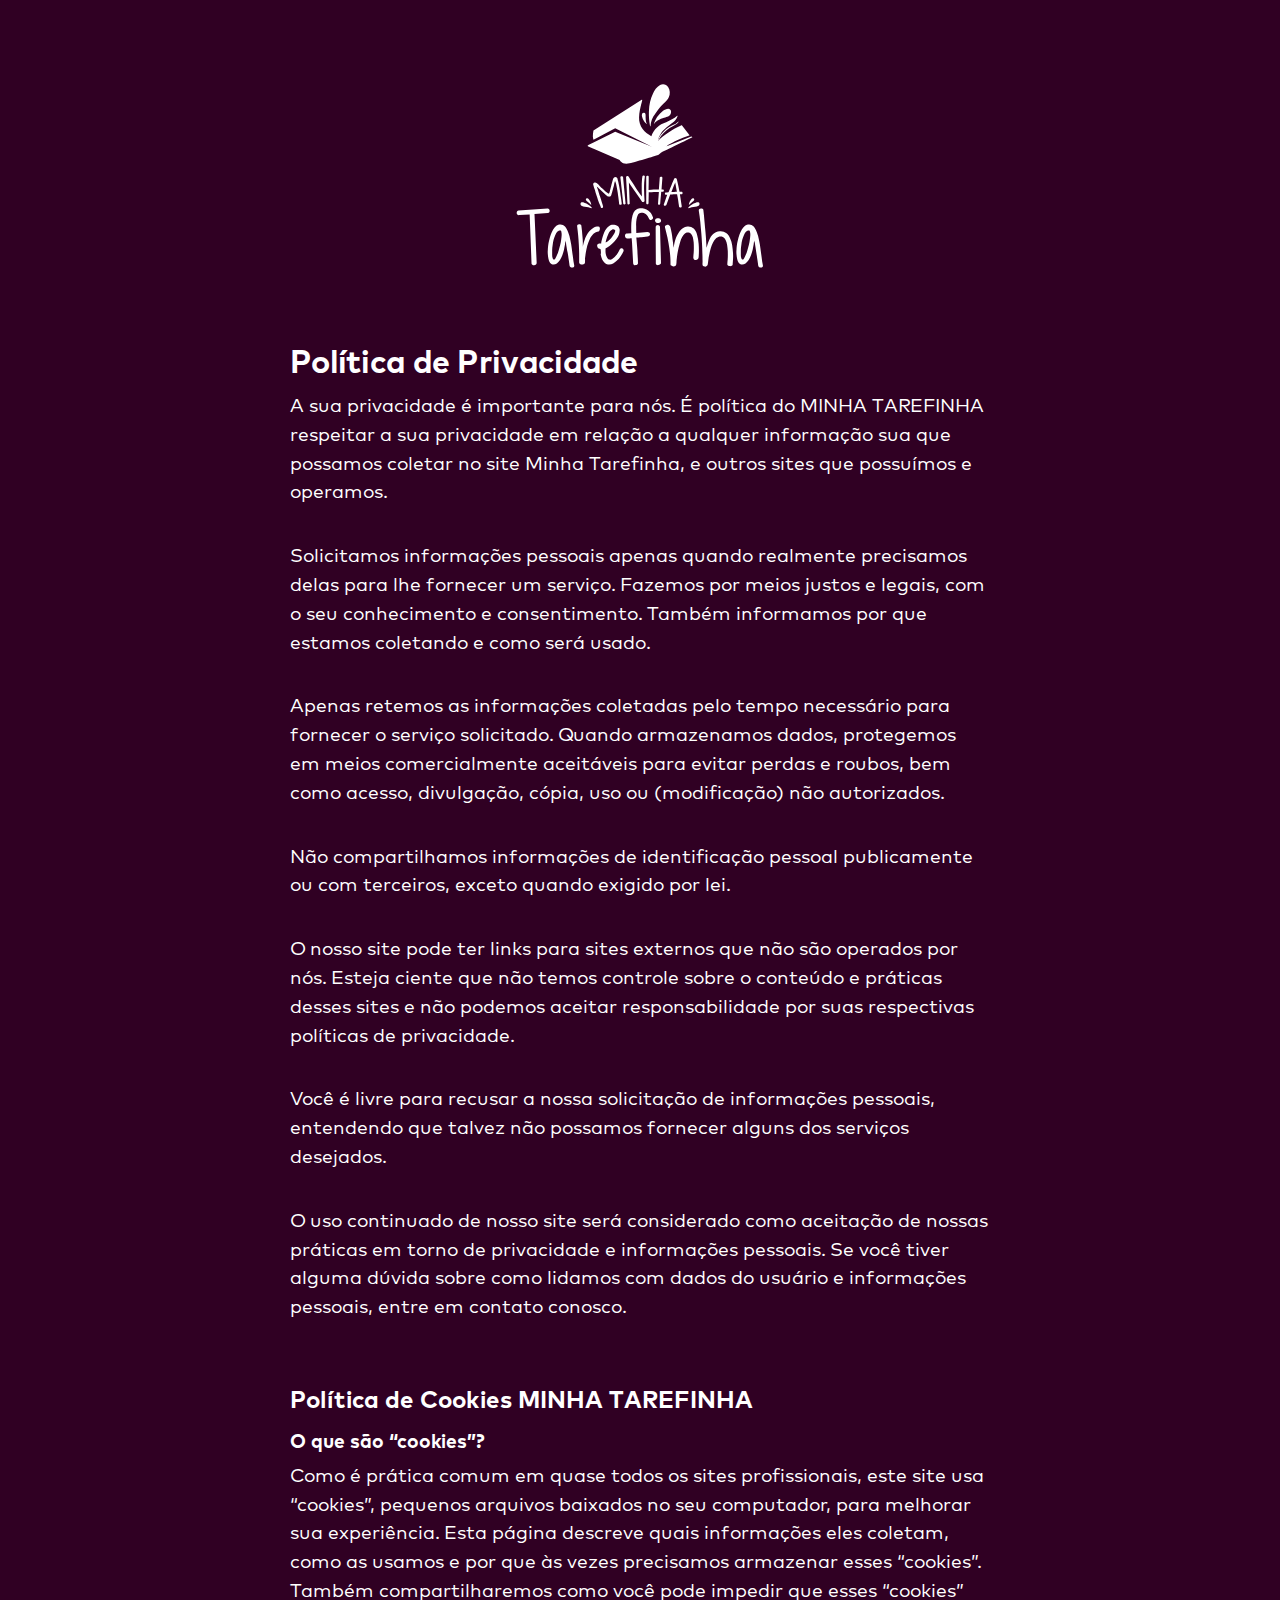
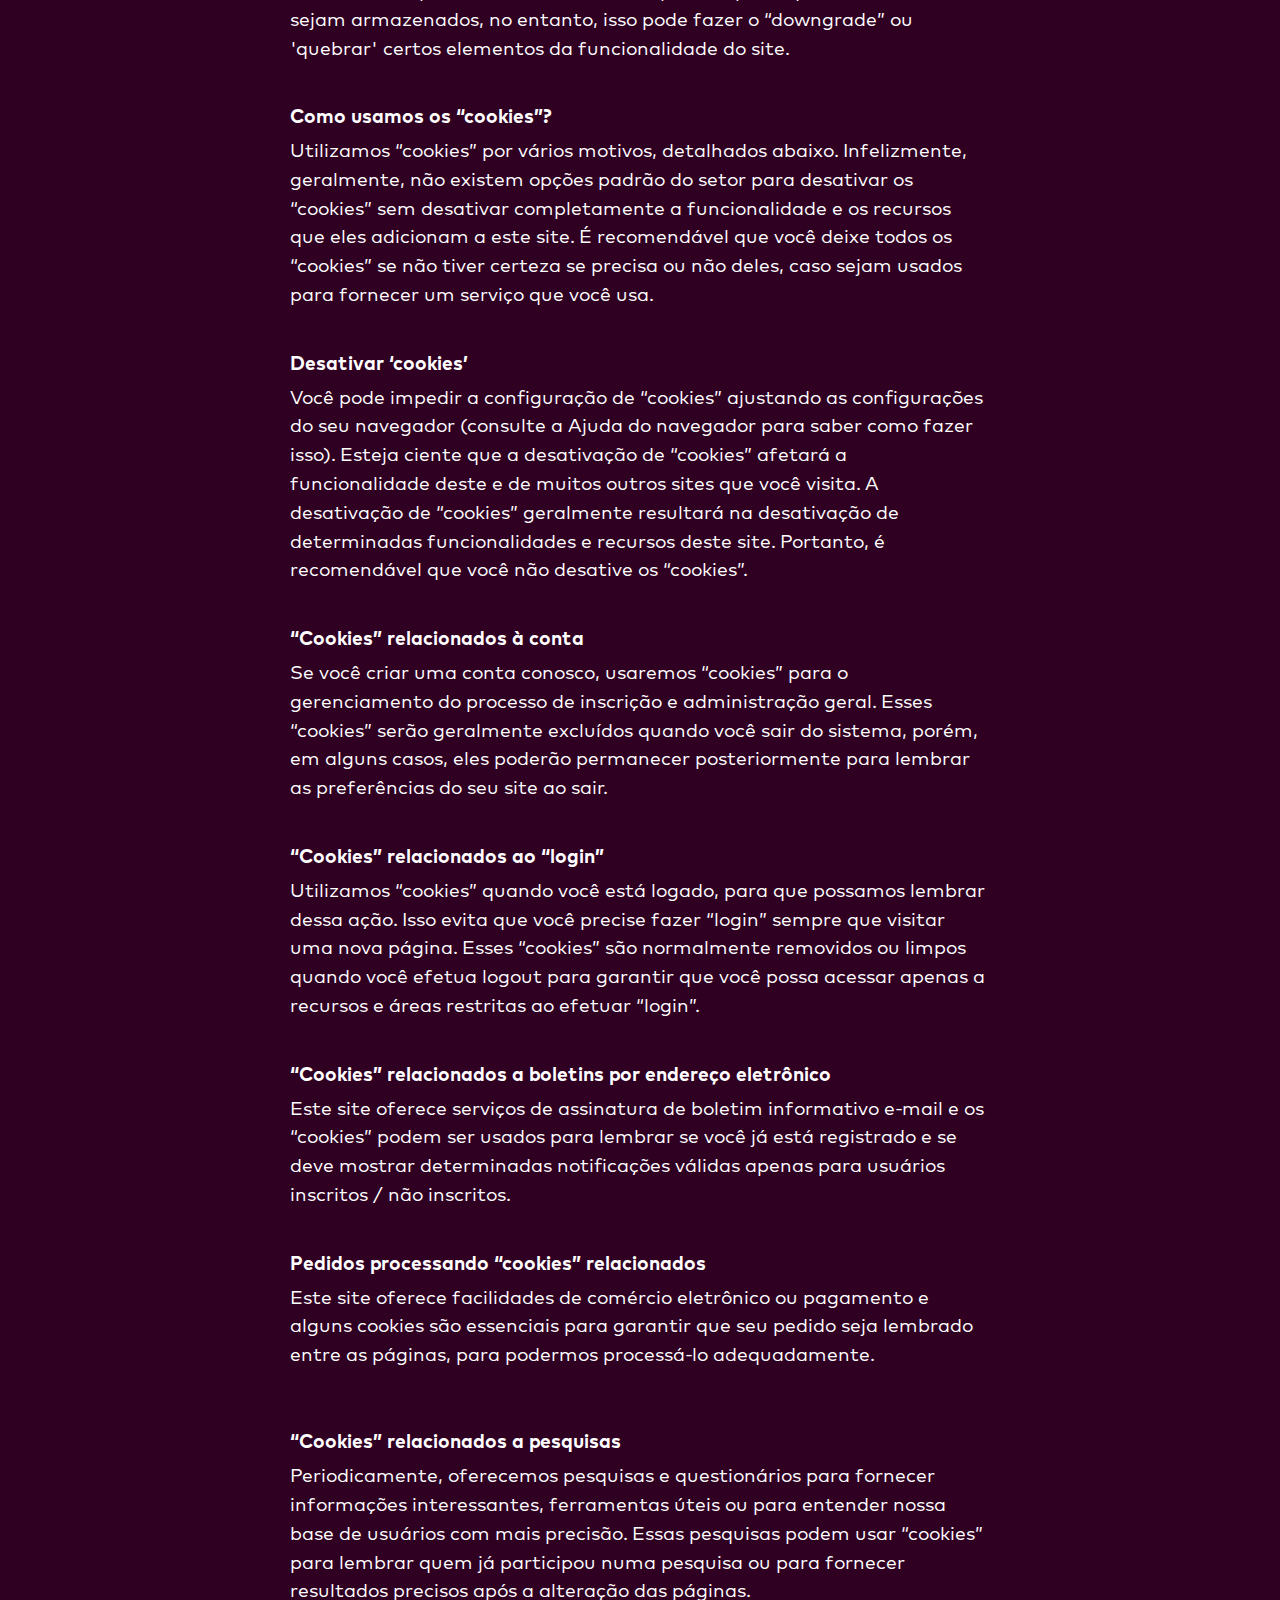
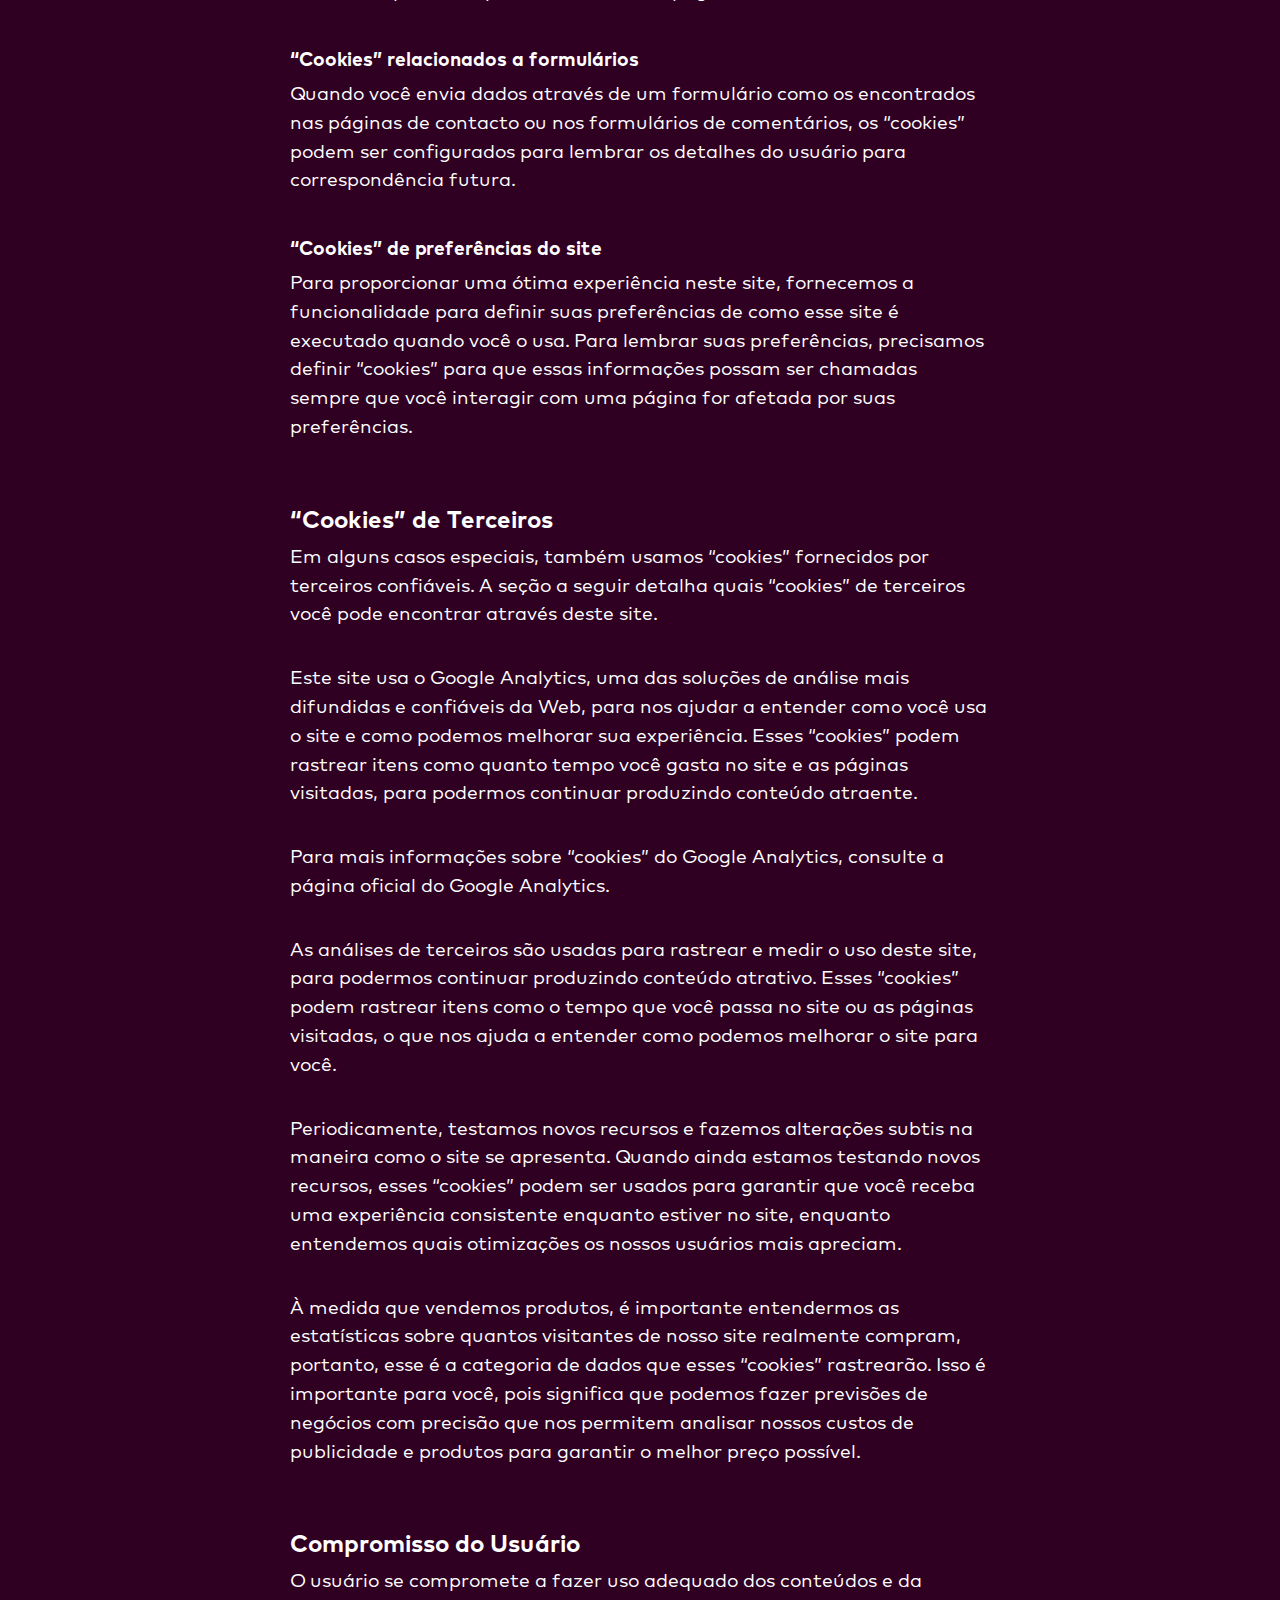
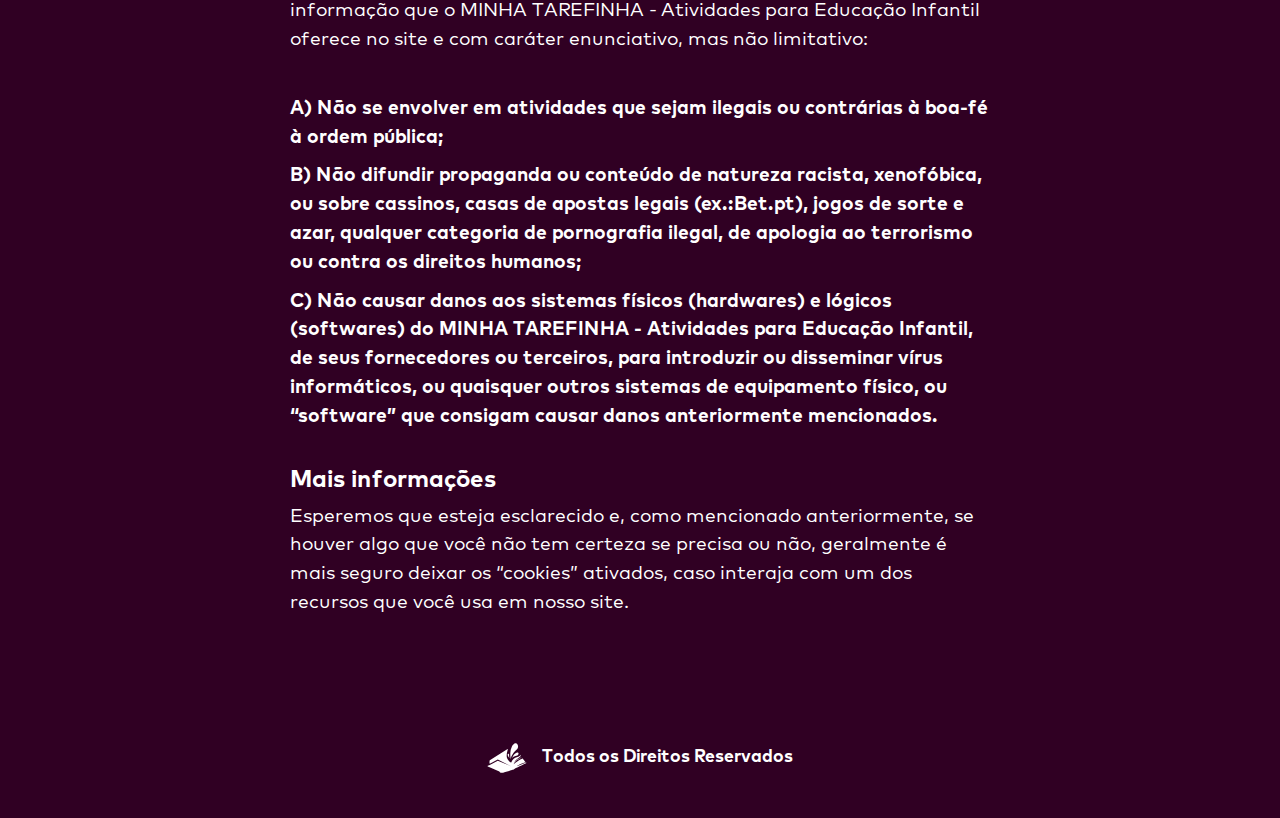
<file: politica-privacidade.html>
<!DOCTYPE html>
<html lang="pt-br">
<head>
  <meta charset="UTF-8">
  <meta name="viewport" content="width=device-width, initial-scale=1.0">

  <!-- Verificar Domínio Facebook -->
  <meta name="facebook-domain-verification" content="dq5wr9eqb5sxp61jel3zncwuhaf1kl">

  <!-- Title -->
  <title>Política de Privacidade - Minha Tarefinha</title>
  <meta property="og:title" content="Política de Privacidade - Minha Tarefinha">

  <!-- Description -->
  <meta name="description" content="O Melhor e mais completo Material de Alfabetização e Reforço Escolar do país.">
  <meta itemprop="description" content="O Melhor e mais completo Material de Alfabetização e Reforço Escolar do país.">
  <meta property="og:description" content="O Melhor e mais completo Material de Alfabetização e Reforço Escolar do país.">

  <!-- Theme Color Global -->
  <meta name="theme-color" content="#6C004F">
  <meta name="msapplication-TileColor" content="#6C004F">
  <meta name="msapplication-navbutton-color" content="#6C004F">
  <meta name="apple-mobile-web-app-status-bar-style" content="#6C004F">

  <!-- Favicon -->
  <link rel="apple-touch-icon" sizes="180x180" href="./files/favicons/apple-touch-icon.png">
  <link rel="icon" type="image/png" sizes="32x32" href="./files/favicons/favicon-32x32.png">
  <link rel="icon" type="image/png" sizes="194x194" href="./files/favicons/favicon-194x194.png">
  <link rel="icon" type="image/png" sizes="192x192" href="./files/favicons/android-chrome-192x192.png">
  <link rel="icon" type="image/png" sizes="16x16" href="./files/favicons/favicon-16x16.png">
  <link rel="manifest" href="./files/favicons/site.webmanifest">
  <link rel="mask-icon" href="./files/favicons/safari-pinned-tab.svg" color="#6c004f">
  <link rel="shortcut icon" href="./files/favicons/favicon.ico">
  <meta name="apple-mobile-web-app-title" content="Minha Tarefinha">
  <meta name="application-name" content="Minha Tarefinha">
  <meta name="msapplication-TileColor" content="#6c004f">
  <meta name="msapplication-config" content="./files/favicons/browserconfig.xml">
  <meta name="theme-color" content="#6c004f">

  <!-- Share Image URL -->
  <meta name="image" content="./files/favicons/share.png">
  <meta itemprop="image" content="./files/favicons/share.png">
  <meta property="og:image" content="./files/favicons/share.png">

  <!-- Site Name -->
  <meta name="author" content="Minha Tarefinha">
  <meta itemprop="name" content="Minha Tarefinha">
  <meta name="article:author" content="Minha Tarefinha">
  <meta name="application-name" content="Minha Tarefinha">
  <meta property="og:site_name" content="Minha Tarefinha">
  <meta name="apple-mobile-web-app-title" content="Minha Tarefinha">

  <!-- Share Image Size -->
  <meta property="og:locale" content="pt_BR">
  <meta property="og:image:type" content="image/png">
  <meta property="og:image:width" content="1920">
  <meta property="og:image:height" content="1080">
  <meta property="og:type" content="website">
  <meta property="og:card" content="summary_large_image">

  <!-- Site URL -->
  <link rel="canonical" href="https://minhatarefinha.com.br">
  <meta property="og:url" content="https://minhatarefinha.com.br">

  <!-- CSS imports -->
  <link href="./assets/css/pages/index/index.css" rel="stylesheet">

</head>
<body>

  <!-- Section - Política -->
  <section class="politica">
    <img src="./files/images/global/logo-tarefinha-branca.svg">
    <div class="textos">
      <h2>Política de Privacidade</h2>
      <p>A sua privacidade é importante para nós. É política do MINHA TAREFINHA respeitar a sua privacidade em relação a qualquer informação sua que possamos coletar no site Minha Tarefinha, e outros sites que possuímos e operamos.</p>
      <p>Solicitamos informações pessoais apenas quando realmente precisamos delas para lhe fornecer um serviço. Fazemos por meios justos e legais, com o seu conhecimento e consentimento. Também informamos por que estamos coletando e como será usado.</p>
      <p>Apenas retemos as informações coletadas pelo tempo necessário para fornecer o serviço solicitado. Quando armazenamos dados, protegemos em meios comercialmente aceitáveis para evitar perdas e roubos, bem como acesso, divulgação, cópia, uso ou (modificação) não autorizados.</p>
      <p>Não compartilhamos informações de identificação pessoal publicamente ou com terceiros, exceto quando exigido por lei.</p>
      <p>O nosso site pode ter links para sites externos que não são operados por nós. Esteja ciente que não temos controle sobre o conteúdo e práticas desses sites e não podemos aceitar responsabilidade por suas respectivas políticas de privacidade.</p>
      <p>Você é livre para recusar a nossa solicitação de informações pessoais, entendendo que talvez não possamos fornecer alguns dos serviços desejados.</p>
      <p>O uso continuado de nosso site será considerado como aceitação de nossas práticas em torno de privacidade e informações pessoais. Se você tiver alguma dúvida sobre como lidamos com dados do usuário e informações pessoais, entre em contato conosco.</p>
      <h3>Política de Cookies MINHA TAREFINHA</h3>
      <h4>O que são “cookies”?</h4>
      <p>Como é prática comum em quase todos os sites profissionais, este site usa “cookies”, pequenos arquivos baixados no seu computador, para melhorar sua experiência. Esta página descreve quais informações eles coletam, como as usamos e por que às vezes precisamos armazenar esses “cookies”. Também compartilharemos como você pode impedir que esses “cookies” sejam armazenados, no entanto, isso pode fazer o “downgrade” ou 'quebrar' certos elementos da funcionalidade do site.</p>
      <h4>Como usamos os “cookies”?</h4>
      <p>Utilizamos “cookies” por vários motivos, detalhados abaixo. Infelizmente, geralmente, não existem opções padrão do setor para desativar os “cookies” sem desativar completamente a funcionalidade e os recursos que eles adicionam a este site. É recomendável que você deixe todos os “cookies” se não tiver certeza se precisa ou não deles, caso sejam usados para fornecer um serviço que você usa.</p>
      <h4>Desativar ‘cookies’</h4>
      <p>Você pode impedir a configuração de “cookies” ajustando as configurações do seu navegador (consulte a Ajuda do navegador para saber como fazer isso). Esteja ciente que a desativação de “cookies” afetará a funcionalidade deste e de muitos outros sites que você visita. A desativação de “cookies” geralmente resultará na desativação de determinadas funcionalidades e recursos deste site. Portanto, é recomendável que você não desative os “cookies”.</p>
      <h4>“Cookies” relacionados à conta</h4>
      <p>Se você criar uma conta conosco, usaremos “cookies” para o gerenciamento do processo de inscrição e administração geral. Esses “cookies” serão geralmente excluídos quando você sair do sistema, porém, em alguns casos, eles poderão permanecer posteriormente para lembrar as preferências do seu site ao sair.</p>
      <h4>“Cookies” relacionados ao “login”</h4>
      <p>Utilizamos “cookies” quando você está logado, para que possamos lembrar dessa ação. Isso evita que você precise fazer “login” sempre que visitar uma nova página. Esses “cookies” são normalmente removidos ou limpos quando você efetua logout para garantir que você possa acessar apenas a recursos e áreas restritas ao efetuar “login”.</p>
      <h4>“Cookies” relacionados a boletins por endereço eletrônico</h4>
      <p>Este site oferece serviços de assinatura de boletim informativo e-mail e os “cookies” podem ser usados para lembrar se você já está registrado e se deve mostrar determinadas notificações válidas apenas para usuários inscritos / não inscritos.</p>
      <h4>Pedidos processando “cookies” relacionados</h4>
      <p>Este site oferece facilidades de comércio eletrônico ou pagamento e alguns cookies são essenciais para garantir que seu pedido seja lembrado entre as páginas, para podermos processá-lo adequadamente.</p>
  ​​    <h4>“Cookies” relacionados a pesquisas</h4>
      <p>Periodicamente, oferecemos pesquisas e questionários para fornecer informações interessantes, ferramentas úteis ou para entender nossa base de usuários com mais precisão. Essas pesquisas podem usar “cookies” para lembrar quem já participou numa pesquisa ou para fornecer resultados precisos após a alteração das páginas.</p>
      <h4>“Cookies” relacionados a formulários</h4>
      <p>Quando você envia dados através de um formulário como os encontrados nas páginas de contacto ou nos formulários de comentários, os “cookies” podem ser configurados para lembrar os detalhes do usuário para correspondência futura.</p>
      <h4>“Cookies” de preferências do site</h4>
      <p>Para proporcionar uma ótima experiência neste site, fornecemos a funcionalidade para definir suas preferências de como esse site é executado quando você o usa. Para lembrar suas preferências, precisamos definir “cookies” para que essas informações possam ser chamadas sempre que você interagir com uma página for afetada por suas preferências.</p>
      <h3>“Cookies” de Terceiros</h3>
      <p>Em alguns casos especiais, também usamos “cookies” fornecidos por terceiros confiáveis. A seção a seguir detalha quais “cookies” de terceiros você pode encontrar através deste site.</p>
      <p>Este site usa o Google Analytics, uma das soluções de análise mais difundidas e confiáveis da Web, para nos ajudar a entender como você usa o site e como podemos melhorar sua experiência. Esses “cookies” podem rastrear itens como quanto tempo você gasta no site e as páginas visitadas, para podermos continuar produzindo conteúdo atraente.</p>
      <p>Para mais informações sobre “cookies” do Google Analytics, consulte a página oficial do Google Analytics.</p>
      <p>As análises de terceiros são usadas para rastrear e medir o uso deste site, para podermos continuar produzindo conteúdo atrativo. Esses “cookies” podem rastrear itens como o tempo que você passa no site ou as páginas visitadas, o que nos ajuda a entender como podemos melhorar o site para você.</p>
      <p>Periodicamente, testamos novos recursos e fazemos alterações subtis na maneira como o site se apresenta. Quando ainda estamos testando novos recursos, esses “cookies” podem ser usados para garantir que você receba uma experiência consistente enquanto estiver no site, enquanto entendemos quais otimizações os nossos usuários mais apreciam.</p>
      <p>À medida que vendemos produtos, é importante entendermos as estatísticas sobre quantos visitantes de nosso site realmente compram, portanto, esse é a categoria de dados que esses “cookies” rastrearão. Isso é importante para você, pois significa que podemos fazer previsões de negócios com precisão que nos permitem analisar nossos custos de publicidade e produtos para garantir o melhor preço possível.</p>
      <h3>Compromisso do Usuário</h3>
      <p>O usuário se compromete a fazer uso adequado dos conteúdos e da informação que o MINHA TAREFINHA - Atividades para Educação Infantil oferece no site e com caráter enunciativo, mas não limitativo:</p>
      <h4>A) Não se envolver em atividades que sejam ilegais ou contrárias à boa-fé à ordem pública;</h4>
      <h4>B) Não difundir propaganda ou conteúdo de natureza racista, xenofóbica, ou sobre cassinos, casas de apostas legais (ex.:Bet.pt), jogos de sorte e azar, qualquer categoria de pornografia ilegal, de apologia ao terrorismo ou contra os direitos humanos;</h4>
      <h4>C) Não causar danos aos sistemas físicos (hardwares) e lógicos (softwares) do MINHA TAREFINHA - Atividades para Educação Infantil, de seus fornecedores ou terceiros, para introduzir ou disseminar vírus informáticos, ou quaisquer outros sistemas de equipamento físico, ou “software” que consigam causar danos anteriormente mencionados.</h4>
      <h3>Mais informações</h3>
      <p>Esperemos que esteja esclarecido e, como mencionado anteriormente, se houver algo que você não tem certeza se precisa ou não, geralmente é mais seguro deixar os “cookies” ativados, caso interaja com um dos recursos que você usa em nosso site.</p>
    </div>
  </section>

  <!-- Footer -->
  <footer>
    <img class="logo" src="./files/images/global/icone-logo-branco.svg">
    <p>Todos os Direitos Reservados</p>
  </footer>

  <!-- JS Scripts -->
  <script src="./assets/js/global/global.js"></script>

  <!-- Facebook Pixel -->
  <script>
    !function(f,b,e,v,n,t,s)
    {if(f.fbq)return;n=f.fbq=function(){n.callMethod?
    n.callMethod.apply(n,arguments):n.queue.push(arguments)};
    if(!f._fbq)f._fbq=n;n.push=n;n.loaded=!0;n.version='2.0';
    n.queue=[];t=b.createElement(e);t.async=!0;
    t.src=v;s=b.getElementsByTagName(e)[0];
    s.parentNode.insertBefore(t,s)}(window, document,'script',
    'https://connect.facebook.net/en_US/fbevents.js');
    fbq('init', '359411535877770');
    fbq('track', 'PageView');
  </script>
  <noscript>
    <img height="1" width="1" style="display:none" src="https://www.facebook.com/tr?id=359411535877770&ev=PageView&noscript=1">
  </noscript>

  <!-- Google Tag Manager -->
  <script>
    (function(w,d,s,l,i){w[l]=w[l]||[];w[l].push({'gtm.start':
    new Date().getTime(),event:'gtm.js'});var f=d.getElementsByTagName(s)[0],
    j=d.createElement(s),dl=l!='dataLayer'?'&l='+l:'';j.async=true;j.src=
    'https://www.googletagmanager.com/gtm.js?id='+i+dl;f.parentNode.insertBefore(j,f);
    })(window,document,'script','dataLayer','GTM-PBSPR75');
  </script>
  <noscript>
    <iframe src="https://www.googletagmanager.com/ns.html?id=GTM-PBSPR75" height="0" width="0" style="display:none;visibility:hidden"></iframe>
  </noscript>

</body>
</html>
</file>
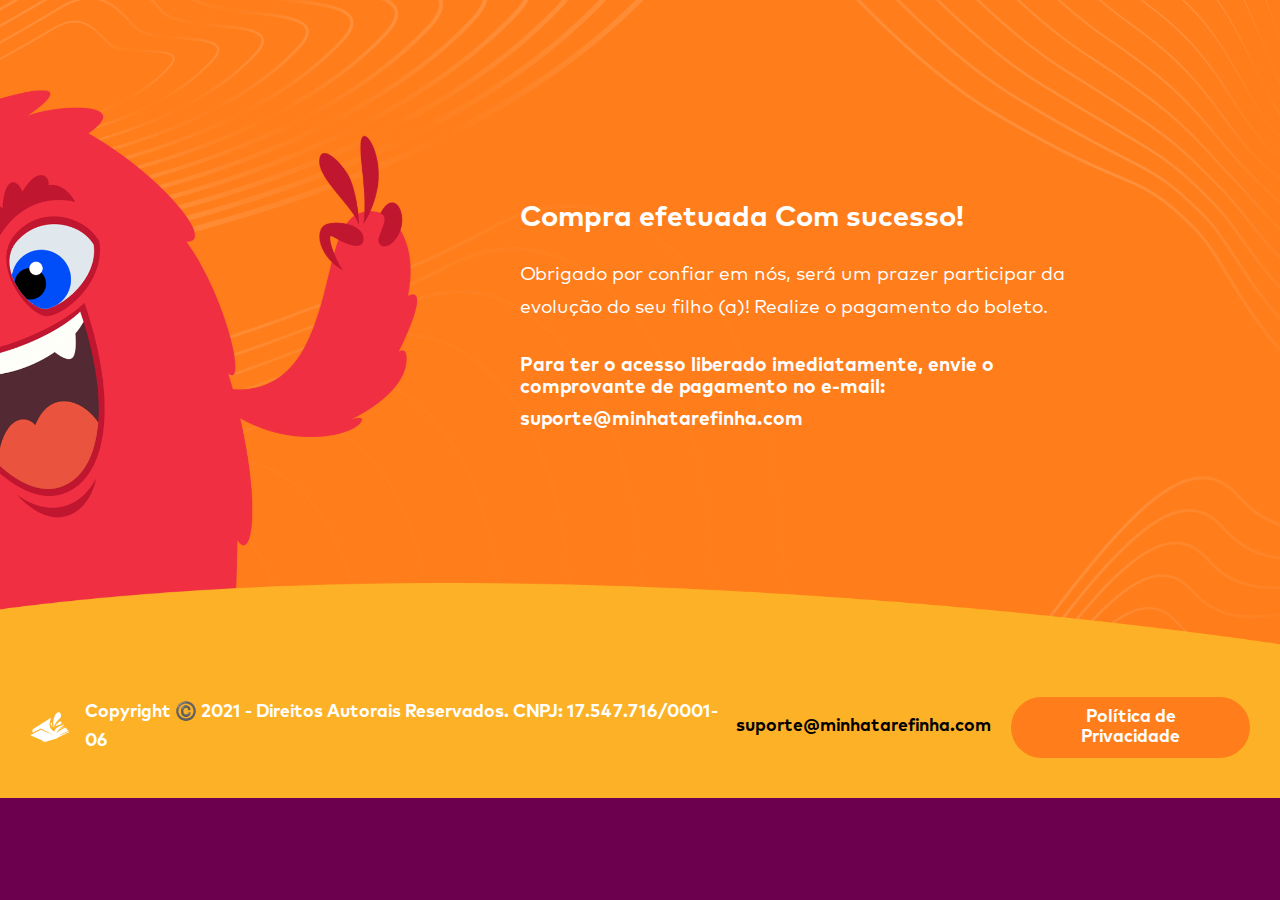
<file: obrigado/boleto.html>
<!DOCTYPE html>
<html lang="pt-br">
<head>
  <meta charset="UTF-8">
  <meta name="viewport" content="width=device-width, initial-scale=1.0">

  <!-- Title -->
  <title>Pague seu boleto!</title>
  <meta property="og:title" content="Pague seu boleto!">

  <!-- Description -->
  <meta name="description" content="Seu boleto foi gerado, efetue o pagamento para ter acesso!">
  <meta itemprop="description" content="Seu boleto foi gerado, efetue o pagamento para ter acesso!">
  <meta property="og:description" content="Seu boleto foi gerado, efetue o pagamento para ter acesso!">

  <!-- Theme Color Global -->
  <meta name="theme-color" content="#6C004F">
  <meta name="msapplication-TileColor" content="#6C004F">
  <meta name="msapplication-navbutton-color" content="#6C004F">
  <meta name="apple-mobile-web-app-status-bar-style" content="#6C004F">

  <!-- Favicon -->
  <link rel="apple-touch-icon" sizes="180x180" href="../files/favicons/apple-touch-icon.png">
  <link rel="icon" type="image/png" sizes="32x32" href="../files/favicons/favicon-32x32.png">
  <link rel="icon" type="image/png" sizes="194x194" href="../files/favicons/favicon-194x194.png">
  <link rel="icon" type="image/png" sizes="192x192" href="../files/favicons/android-chrome-192x192.png">
  <link rel="icon" type="image/png" sizes="16x16" href="../files/favicons/favicon-16x16.png">
  <link rel="manifest" href="../files/favicons/site.webmanifest">
  <link rel="mask-icon" href="../files/favicons/safari-pinned-tab.svg" color="#6c004f">
  <link rel="shortcut icon" href="../files/favicons/favicon.ico">
  <meta name="apple-mobile-web-app-title" content="Minha Tarefinha">
  <meta name="application-name" content="Minha Tarefinha">
  <meta name="msapplication-TileColor" content="#6c004f">
  <meta name="msapplication-config" content="../files/favicons/browserconfig.xml">
  <meta name="theme-color" content="#6c004f">

  <!-- Share Image URL -->
  <meta name="image" content="../files/favicons/share.png">
  <meta itemprop="image" content="../files/favicons/share.png">
  <meta property="og:image" content="../files/favicons/share.png">

  <!-- Site Name -->
  <meta name="author" content="Minha Tarefinha">
  <meta itemprop="name" content="Minha Tarefinha">
  <meta name="article:author" content="Minha Tarefinha">
  <meta name="application-name" content="Minha Tarefinha">
  <meta property="og:site_name" content="Minha Tarefinha">
  <meta name="apple-mobile-web-app-title" content="Minha Tarefinha">

  <!-- Share Image Size -->
  <meta property="og:locale" content="pt_BR">
  <meta property="og:image:type" content="image/png">
  <meta property="og:image:width" content="1920">
  <meta property="og:image:height" content="1080">
  <meta property="og:type" content="website">
  <meta property="og:card" content="summary_large_image">

  <!-- Site URL -->
  <link rel="canonical" href="https://minhatarefinha.com.br">
  <meta property="og:url" content="https://minhatarefinha.com.br">

  <!-- CSS imports -->
  <link href="../assets/css/pages/obrigado/index.css" rel="stylesheet">

</head>
<body> 

  <!-- Section - Apresentação -->
  <section class="apresentacao">
    <img class="principal" src="../files/images/index/monstro-especiais.png">
    <img class="onda" src="../files/images/index/onda-amarelo.png">
    <div class="texto">
      <h1>Compra efetuada Com sucesso!</h1>
      <p>Obrigado por confiar em nós, será um prazer participar da evolução do seu filho (a)! Realize o pagamento do boleto.</p>
      <h2>Para ter o acesso liberado imediatamente, envie o comprovante de pagamento no e-mail:</h2>
      <h2>suporte@minhatarefinha.com</h2>
    </div>
  </section>

  <!-- Footer -->
  <footer>
    <img class="logo" src="../files/images/global/icone-logo-branco.svg">
    <p>Copyright ©️ 2021 - Direitos Autorais Reservados. CNPJ: 17.547.716/0001-06</p>
    <h3>suporte@minhatarefinha.com</h3>
    <button type="button" data-url="https://minhatarefinha.com/politica-privacidade">Política de Privacidade</button>
  </footer>
  
  <!-- JS Scripts -->
  <script src="../assets/js/global/global.js"></script>

  <!-- Facebook Pixel -->
  <script>
    !function(f,b,e,v,n,t,s)
    {if(f.fbq)return;n=f.fbq=function(){n.callMethod?
    n.callMethod.apply(n,arguments):n.queue.push(arguments)};
    if(!f._fbq)f._fbq=n;n.push=n;n.loaded=!0;n.version='2.0';
    n.queue=[];t=b.createElement(e);t.async=!0;
    t.src=v;s=b.getElementsByTagName(e)[0];
    s.parentNode.insertBefore(t,s)}(window, document,'script',
    'https://connect.facebook.net/en_US/fbevents.js');
    fbq('init', '359411535877770');
    fbq('track', 'PageView');
  </script>
  <noscript>
    <img height="1" width="1" style="display:none" src="https://www.facebook.com/tr?id=359411535877770&ev=PageView&noscript=1">
  </noscript>

  <!-- Google Tag Manager -->
  <script>
    (function(w,d,s,l,i){w[l]=w[l]||[];w[l].push({'gtm.start':
    new Date().getTime(),event:'gtm.js'});var f=d.getElementsByTagName(s)[0],
    j=d.createElement(s),dl=l!='dataLayer'?'&l='+l:'';j.async=true;j.src=
    'https://www.googletagmanager.com/gtm.js?id='+i+dl;f.parentNode.insertBefore(j,f);
    })(window,document,'script','dataLayer','GTM-PBSPR75');
  </script>
  <noscript>
    <iframe src="https://www.googletagmanager.com/ns.html?id=GTM-PBSPR75" height="0" width="0" style="display:none;visibility:hidden"></iframe>
  </noscript>

</body>
</html>
</file>
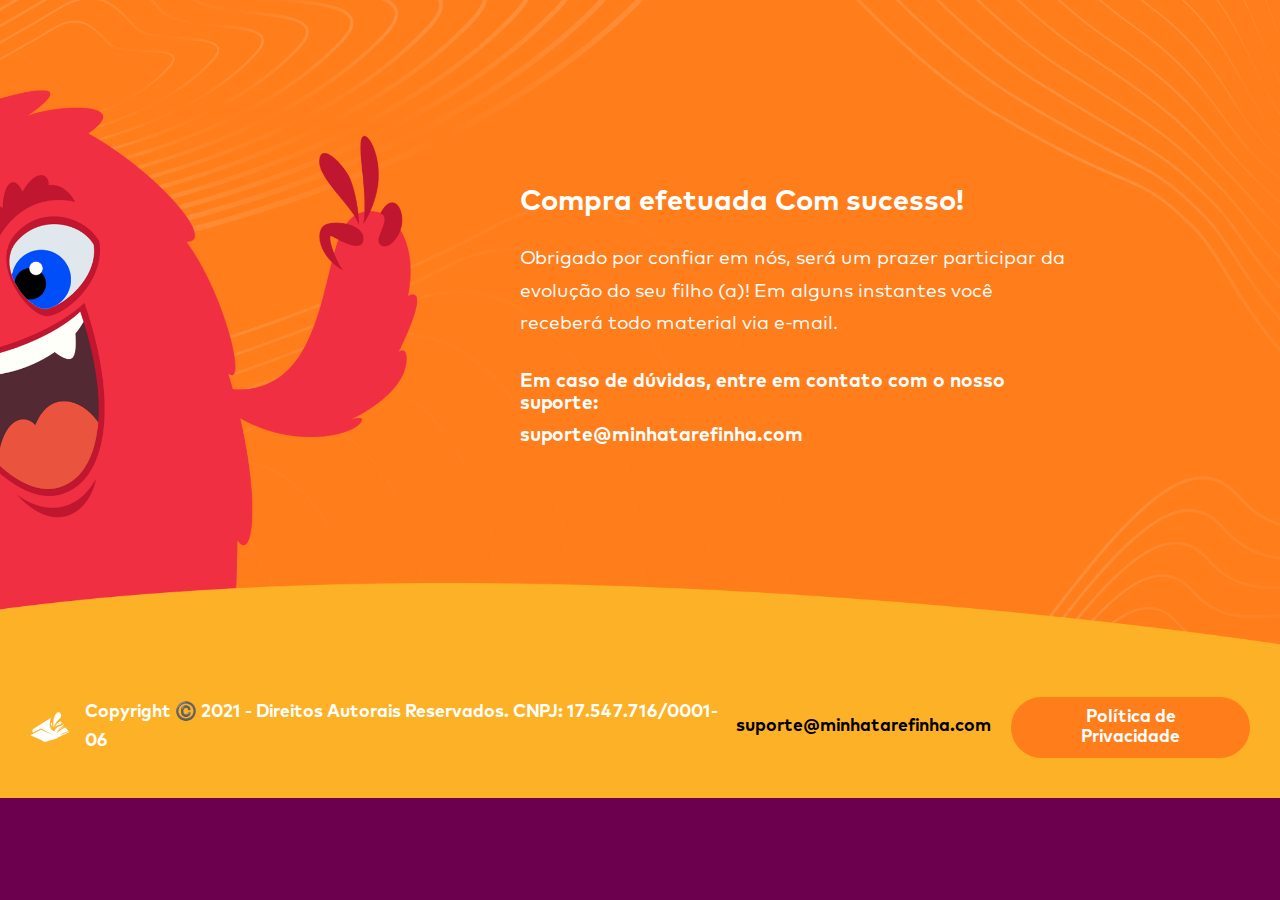
<file: obrigado/cartao.html>
<!DOCTYPE html>
<html lang="pt-br">
<head>
  <meta charset="UTF-8">
  <meta name="viewport" content="width=device-width, initial-scale=1.0">

  <!-- Title -->
  <title>Sucesso!</title>
  <meta property="og:title" content="Sucesso!">

  <!-- Description -->
  <meta name="description" content="A sua compra no cartão foi efetuada com sucesso!">
  <meta itemprop="description" content="A sua compra no cartão foi efetuada com sucesso!">
  <meta property="og:description" content="A sua compra no cartão foi efetuada com sucesso!">

  <!-- Theme Color Global -->
  <meta name="theme-color" content="#6C004F">
  <meta name="msapplication-TileColor" content="#6C004F">
  <meta name="msapplication-navbutton-color" content="#6C004F">
  <meta name="apple-mobile-web-app-status-bar-style" content="#6C004F">

  <!-- Favicon -->
  <link rel="apple-touch-icon" sizes="180x180" href="../files/favicons/apple-touch-icon.png">
  <link rel="icon" type="image/png" sizes="32x32" href="../files/favicons/favicon-32x32.png">
  <link rel="icon" type="image/png" sizes="194x194" href="../files/favicons/favicon-194x194.png">
  <link rel="icon" type="image/png" sizes="192x192" href="../files/favicons/android-chrome-192x192.png">
  <link rel="icon" type="image/png" sizes="16x16" href="../files/favicons/favicon-16x16.png">
  <link rel="manifest" href="../files/favicons/site.webmanifest">
  <link rel="mask-icon" href="../files/favicons/safari-pinned-tab.svg" color="#6c004f">
  <link rel="shortcut icon" href="../files/favicons/favicon.ico">
  <meta name="apple-mobile-web-app-title" content="Minha Tarefinha">
  <meta name="application-name" content="Minha Tarefinha">
  <meta name="msapplication-TileColor" content="#6c004f">
  <meta name="msapplication-config" content="../files/favicons/browserconfig.xml">
  <meta name="theme-color" content="#6c004f">

  <!-- Share Image URL -->
  <meta name="image" content="../files/favicons/share.png">
  <meta itemprop="image" content="../files/favicons/share.png">
  <meta property="og:image" content="../files/favicons/share.png">

  <!-- Site Name -->
  <meta name="author" content="Minha Tarefinha">
  <meta itemprop="name" content="Minha Tarefinha">
  <meta name="article:author" content="Minha Tarefinha">
  <meta name="application-name" content="Minha Tarefinha">
  <meta property="og:site_name" content="Minha Tarefinha">
  <meta name="apple-mobile-web-app-title" content="Minha Tarefinha">

  <!-- Share Image Size -->
  <meta property="og:locale" content="pt_BR">
  <meta property="og:image:type" content="image/png">
  <meta property="og:image:width" content="1920">
  <meta property="og:image:height" content="1080">
  <meta property="og:type" content="website">
  <meta property="og:card" content="summary_large_image">

  <!-- Site URL -->
  <link rel="canonical" href="https://minhatarefinha.com.br">
  <meta property="og:url" content="https://minhatarefinha.com.br">

  <!-- CSS imports -->
  <link href="../assets/css/pages/obrigado/index.css" rel="stylesheet">

</head>
<body> 

  <!-- Section - Apresentação -->
  <section class="apresentacao">
    <img class="principal" src="../files/images/index/monstro-especiais.png">
    <img class="onda" src="../files/images/index/onda-amarelo.png">
    <div class="texto">
      <h1>Compra efetuada Com sucesso!</h1>
      <p>Obrigado por confiar em nós, será um prazer participar da evolução do seu filho (a)! Em alguns instantes você receberá todo material via e-mail.</p>
      <h2>Em caso de dúvidas, entre em contato com o nosso suporte:</h2>
      <h2>suporte@minhatarefinha.com</h2>
    </div>
  </section>

  <!-- Footer -->
  <footer>
    <img class="logo" src="../files/images/global/icone-logo-branco.svg">
    <p>Copyright ©️ 2021 - Direitos Autorais Reservados. CNPJ: 17.547.716/0001-06</p>
    <h3>suporte@minhatarefinha.com</h3>
    <button type="button" data-url="https://minhatarefinha.com/politica-privacidade">Política de Privacidade</button>
  </footer>
  
  <!-- JS Scripts -->
  <script src="../assets/js/global/global.js"></script>

  <!-- Facebook Pixel -->
  <script>
    !function(f,b,e,v,n,t,s)
    {if(f.fbq)return;n=f.fbq=function(){n.callMethod?
    n.callMethod.apply(n,arguments):n.queue.push(arguments)};
    if(!f._fbq)f._fbq=n;n.push=n;n.loaded=!0;n.version='2.0';
    n.queue=[];t=b.createElement(e);t.async=!0;
    t.src=v;s=b.getElementsByTagName(e)[0];
    s.parentNode.insertBefore(t,s)}(window, document,'script',
    'https://connect.facebook.net/en_US/fbevents.js');
    fbq('init', '359411535877770');
    fbq('track', 'PageView');
  </script>
  <noscript>
    <img height="1" width="1" style="display:none" src="https://www.facebook.com/tr?id=359411535877770&ev=PageView&noscript=1">
  </noscript>

  <!-- Google Tag Manager -->
  <script>
    (function(w,d,s,l,i){w[l]=w[l]||[];w[l].push({'gtm.start':
    new Date().getTime(),event:'gtm.js'});var f=d.getElementsByTagName(s)[0],
    j=d.createElement(s),dl=l!='dataLayer'?'&l='+l:'';j.async=true;j.src=
    'https://www.googletagmanager.com/gtm.js?id='+i+dl;f.parentNode.insertBefore(j,f);
    })(window,document,'script','dataLayer','GTM-PBSPR75');
  </script>
  <noscript>
    <iframe src="https://www.googletagmanager.com/ns.html?id=GTM-PBSPR75" height="0" width="0" style="display:none;visibility:hidden"></iframe>
  </noscript>

</body>
</html>
</file>
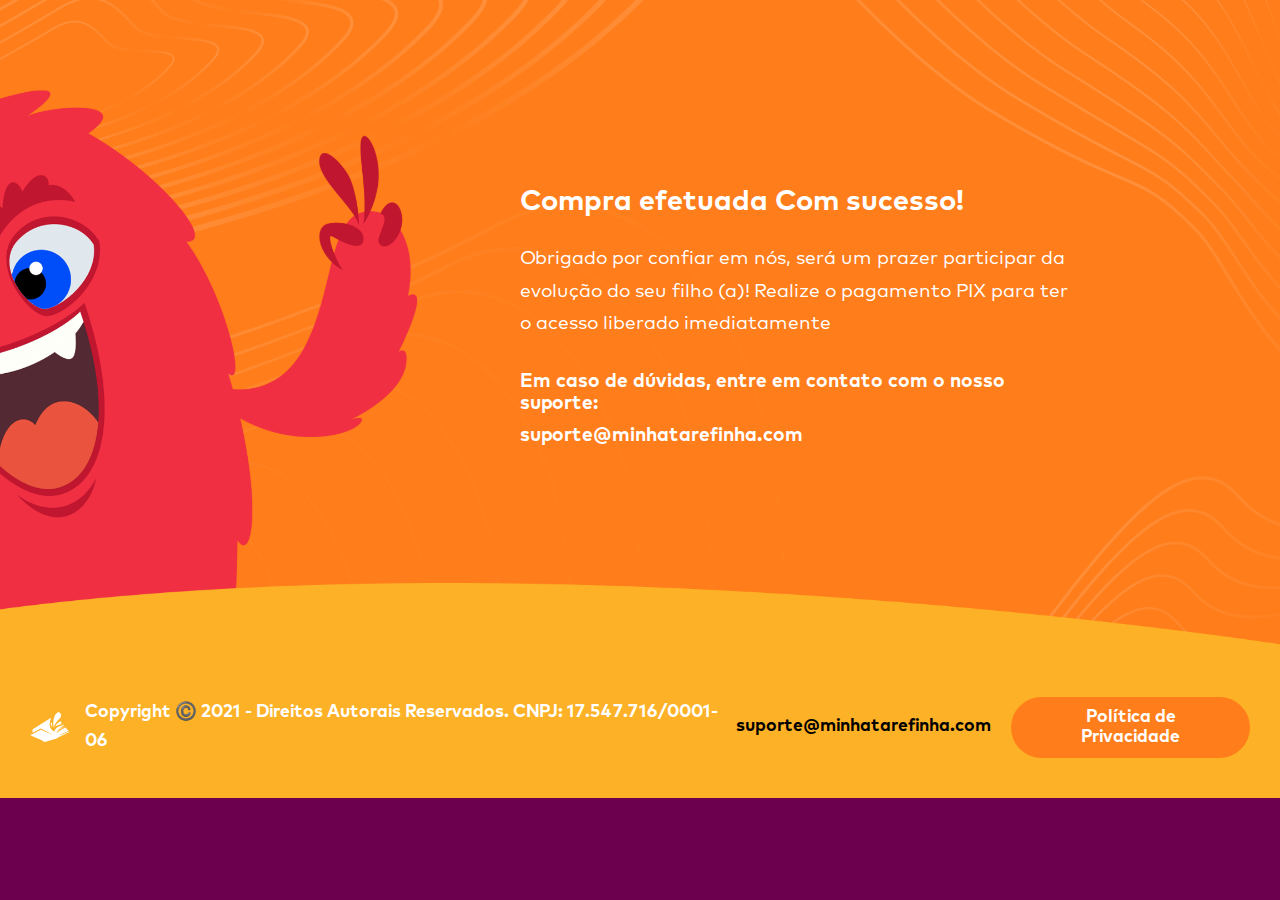
<file: obrigado/pix.html>
<!DOCTYPE html>
<html lang="pt-br">
<head>
  <meta charset="UTF-8">
  <meta name="viewport" content="width=device-width, initial-scale=1.0">

  <!-- Title -->
  <title>Sucesso!</title>
  <meta property="og:title" content="Sucesso!">

  <!-- Description -->
  <meta name="description" content="A sua compra no pix foi efetuada com sucesso!">
  <meta itemprop="description" content="A sua compra no pix foi efetuada com sucesso!">
  <meta property="og:description" content="A sua compra no pix foi efetuada com sucesso!">

  <!-- Theme Color Global -->
  <meta name="theme-color" content="#6C004F">
  <meta name="msapplication-TileColor" content="#6C004F">
  <meta name="msapplication-navbutton-color" content="#6C004F">
  <meta name="apple-mobile-web-app-status-bar-style" content="#6C004F">

  <!-- Favicon -->
  <link rel="apple-touch-icon" sizes="180x180" href="../files/favicons/apple-touch-icon.png">
  <link rel="icon" type="image/png" sizes="32x32" href="../files/favicons/favicon-32x32.png">
  <link rel="icon" type="image/png" sizes="194x194" href="../files/favicons/favicon-194x194.png">
  <link rel="icon" type="image/png" sizes="192x192" href="../files/favicons/android-chrome-192x192.png">
  <link rel="icon" type="image/png" sizes="16x16" href="../files/favicons/favicon-16x16.png">
  <link rel="manifest" href="../files/favicons/site.webmanifest">
  <link rel="mask-icon" href="../files/favicons/safari-pinned-tab.svg" color="#6c004f">
  <link rel="shortcut icon" href="../files/favicons/favicon.ico">
  <meta name="apple-mobile-web-app-title" content="Minha Tarefinha">
  <meta name="application-name" content="Minha Tarefinha">
  <meta name="msapplication-TileColor" content="#6c004f">
  <meta name="msapplication-config" content="../files/favicons/browserconfig.xml">
  <meta name="theme-color" content="#6c004f">

  <!-- Share Image URL -->
  <meta name="image" content="../files/favicons/share.png">
  <meta itemprop="image" content="../files/favicons/share.png">
  <meta property="og:image" content="../files/favicons/share.png">

  <!-- Site Name -->
  <meta name="author" content="Minha Tarefinha">
  <meta itemprop="name" content="Minha Tarefinha">
  <meta name="article:author" content="Minha Tarefinha">
  <meta name="application-name" content="Minha Tarefinha">
  <meta property="og:site_name" content="Minha Tarefinha">
  <meta name="apple-mobile-web-app-title" content="Minha Tarefinha">

  <!-- Share Image Size -->
  <meta property="og:locale" content="pt_BR">
  <meta property="og:image:type" content="image/png">
  <meta property="og:image:width" content="1920">
  <meta property="og:image:height" content="1080">
  <meta property="og:type" content="website">
  <meta property="og:card" content="summary_large_image">

  <!-- Site URL -->
  <link rel="canonical" href="https://minhatarefinha.com.br">
  <meta property="og:url" content="https://minhatarefinha.com.br">

  <!-- CSS imports -->
  <link href="../assets/css/pages/obrigado/index.css" rel="stylesheet">

</head>
<body> 

  <!-- Section - Apresentação -->
  <section class="apresentacao">
    <img class="principal" src="../files/images/index/monstro-especiais.png">
    <img class="onda" src="../files/images/index/onda-amarelo.png">
    <div class="texto">
      <h1>Compra efetuada Com sucesso!</h1>
      <p>Obrigado por confiar em nós, será um prazer participar da evolução do seu filho (a)! Realize o pagamento PIX para ter o acesso liberado imediatamente</p>
      <h2>Em caso de dúvidas, entre em contato com o nosso suporte:</h2>
      <h2>suporte@minhatarefinha.com</h2>
    </div>
  </section>

  <!-- Footer -->
  <footer>
    <img class="logo" src="../files/images/global/icone-logo-branco.svg">
    <p>Copyright ©️ 2021 - Direitos Autorais Reservados. CNPJ: 17.547.716/0001-06</p>
    <h3>suporte@minhatarefinha.com</h3>
    <button type="button" data-url="https://minhatarefinha.com/politica-privacidade">Política de Privacidade</button>
  </footer>
  
  <!-- JS Scripts -->
  <script src="../assets/js/global/global.js"></script>

  <!-- Facebook Pixel -->
  <script>
    !function(f,b,e,v,n,t,s)
    {if(f.fbq)return;n=f.fbq=function(){n.callMethod?
    n.callMethod.apply(n,arguments):n.queue.push(arguments)};
    if(!f._fbq)f._fbq=n;n.push=n;n.loaded=!0;n.version='2.0';
    n.queue=[];t=b.createElement(e);t.async=!0;
    t.src=v;s=b.getElementsByTagName(e)[0];
    s.parentNode.insertBefore(t,s)}(window, document,'script',
    'https://connect.facebook.net/en_US/fbevents.js');
    fbq('init', '359411535877770');
    fbq('track', 'PageView');
  </script>
  <noscript>
    <img height="1" width="1" style="display:none" src="https://www.facebook.com/tr?id=359411535877770&ev=PageView&noscript=1">
  </noscript>

  <!-- Google Tag Manager -->
  <script>
    (function(w,d,s,l,i){w[l]=w[l]||[];w[l].push({'gtm.start':
    new Date().getTime(),event:'gtm.js'});var f=d.getElementsByTagName(s)[0],
    j=d.createElement(s),dl=l!='dataLayer'?'&l='+l:'';j.async=true;j.src=
    'https://www.googletagmanager.com/gtm.js?id='+i+dl;f.parentNode.insertBefore(j,f);
    })(window,document,'script','dataLayer','GTM-PBSPR75');
  </script>
  <noscript>
    <iframe src="https://www.googletagmanager.com/ns.html?id=GTM-PBSPR75" height="0" width="0" style="display:none;visibility:hidden"></iframe>
  </noscript>

</body>
</html>
</file>
<file: assets/css/pages/index/index.css>
/* index */

@import '../../global/global.css';

/* Partials */

@import './partials/nav.css';
@import './partials/section-apresentacao.css';
@import './partials/section-beneficios.css';
@import './partials/section-bonus.css';
@import './partials/section-comprar.css';
@import './partials/section-conteudo.css';
@import './partials/section-depoimentos.css';
@import './partials/section-especiais.css';
@import './partials/section-exemplo.css';
@import './partials/section-funciona.css';
@import './partials/section-garantia.css';
@import './partials/section-momentos.css';
@import './partials/section-perguntas.css';
@import './partials/section-previa.css';
@import './partials/section-video.css';
@import './partials/footer.css';
@import './partials/section-politica.css';
</file>
<file: assets/css/pages/obrigado/index.css>
/* index */

@import '../../global/global.css';

/* Partials */

@import './partials/section-apresentacao.css';
@import './partials/section-amostra.css';
@import './partials/footer.css';
</file>
